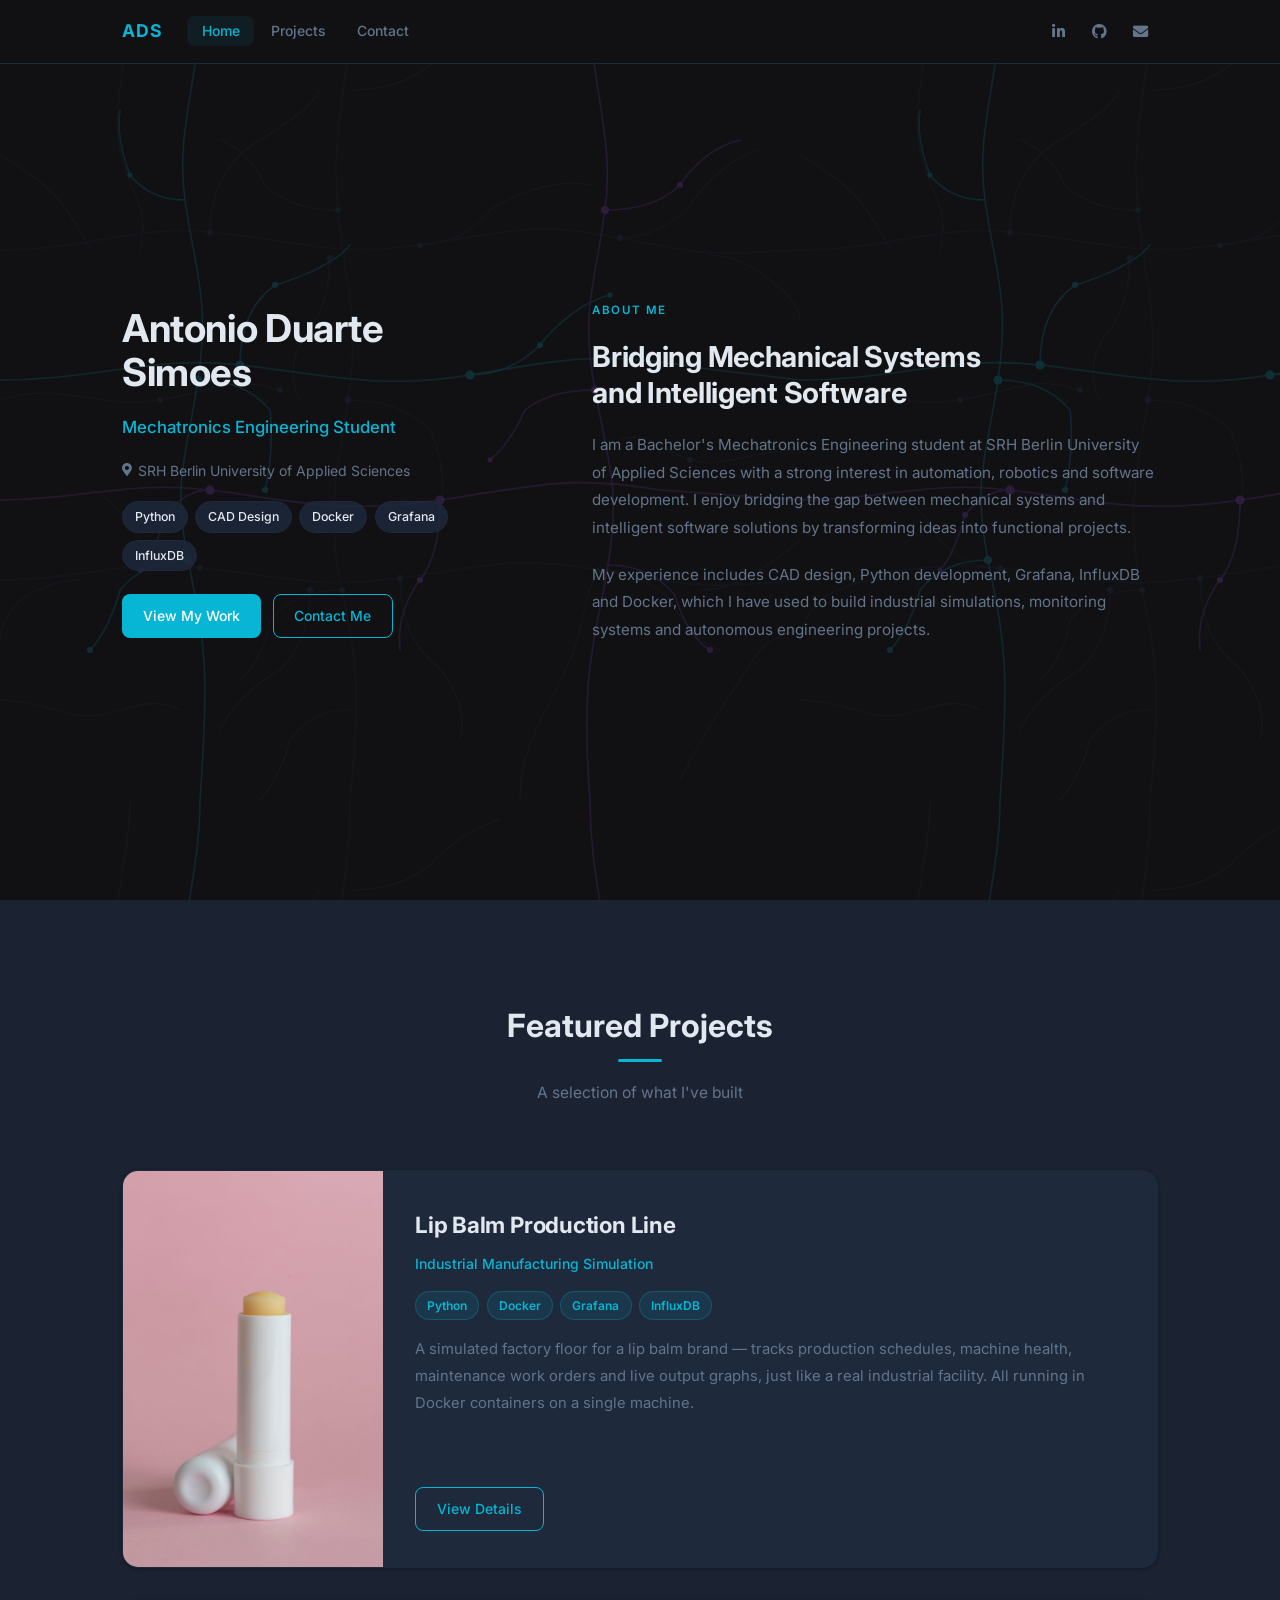
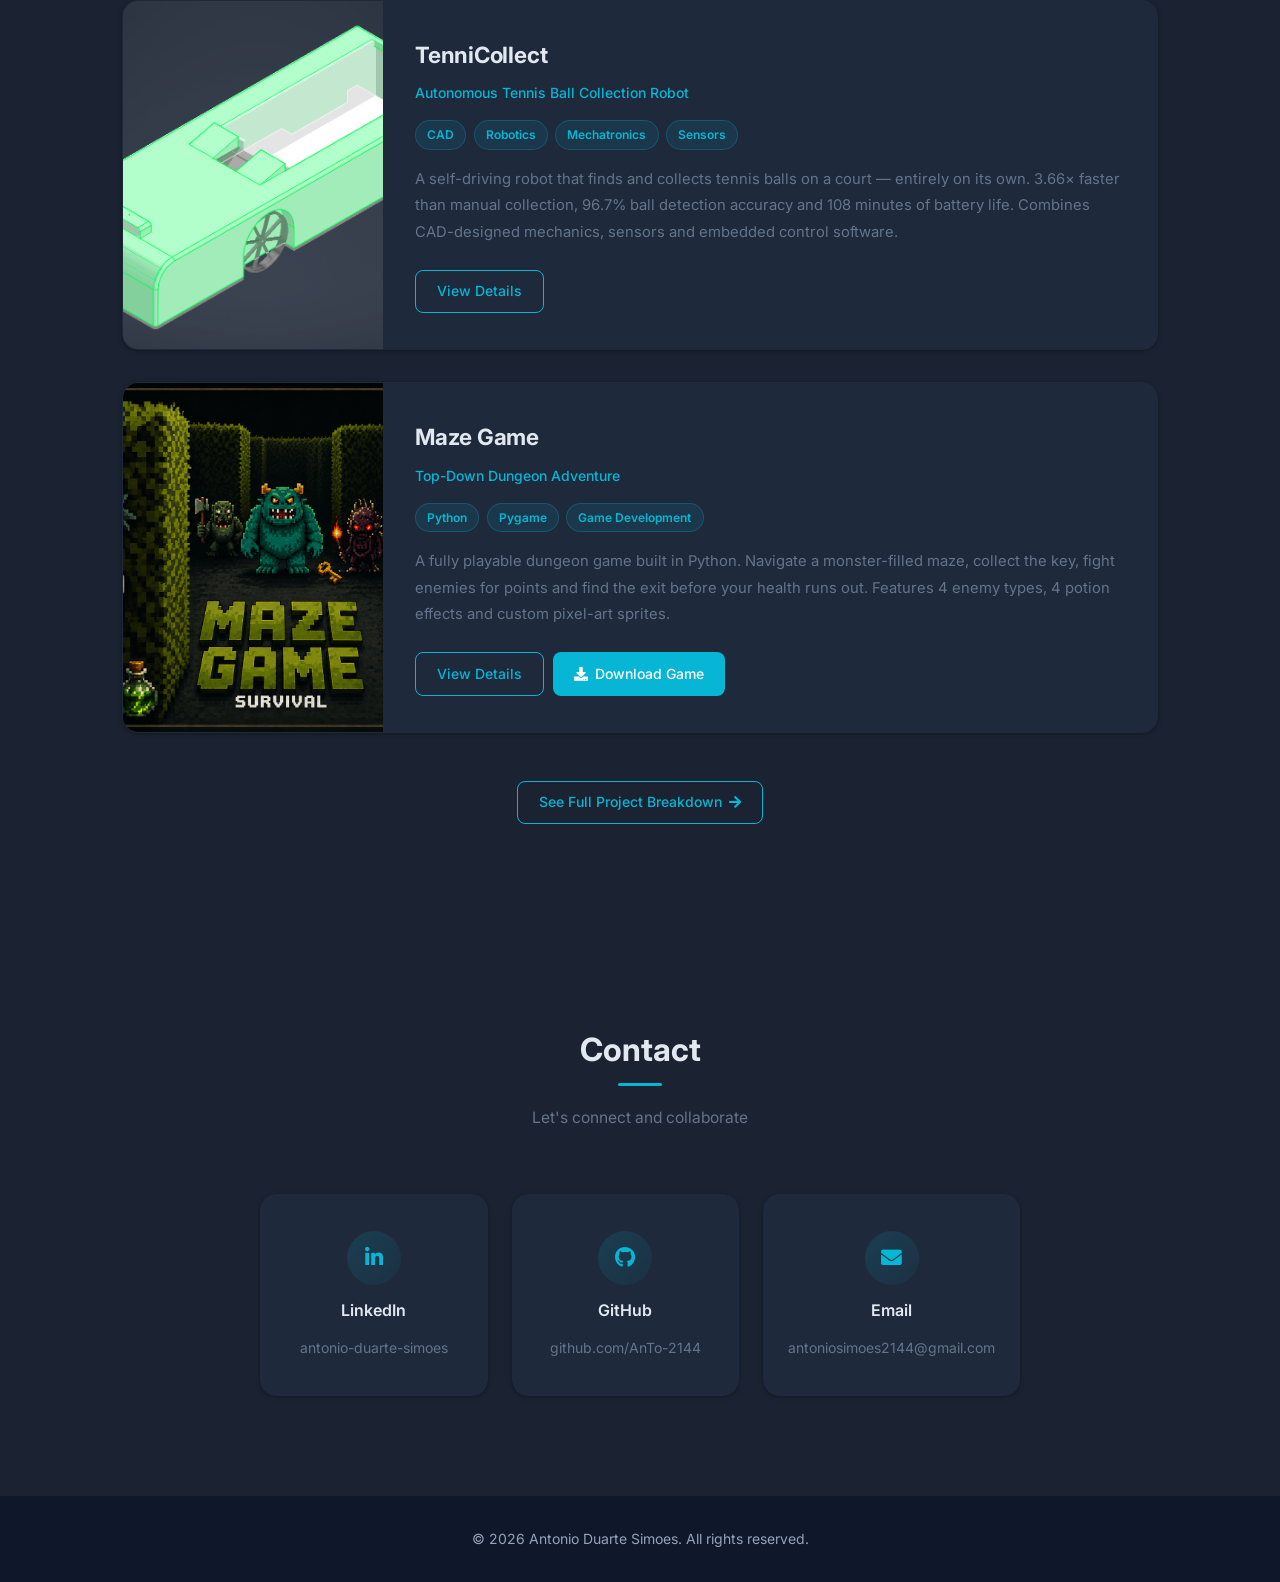
<file: index.html>
<!DOCTYPE HTML>
<html lang="en">
<head>
  <meta charset="utf-8" />
  <meta name="viewport" content="width=device-width, initial-scale=1, user-scalable=no" />
  <title>Antonio Simoes | Mechatronics Engineering</title>

  <!-- Icons -->
  <link rel="stylesheet" href="assets/css/fontawesome-all.min.css" />

  <!-- Google Fonts: Inter -->
  <link rel="preconnect" href="https://fonts.googleapis.com" />
  <link rel="preconnect" href="https://fonts.gstatic.com" crossorigin />
  <link rel="stylesheet" href="https://fonts.googleapis.com/css2?family=Inter:wght@300;400;500;600;700&display=swap" />

  <!-- Portfolio styles -->
  <link rel="stylesheet" href="assets/css/portfolio.css" />
</head>
<body>

  <!-- ===================== NAVIGATION ===================== -->
  <nav id="navbar">
    <div class="nav-container">

      <!-- Logo -->
      <a href="#home" class="nav-logo">ADS</a>

      <!-- Nav links -->
      <ul class="nav-links" id="navLinks">
        <li><a href="#home">Home</a></li>
        <li><a href="#featured">Projects</a></li>
        <li><a href="#contact">Contact</a></li>
      </ul>

      <!-- Social icons -->
      <div class="nav-social">
        <a href="https://www.linkedin.com/in/antonio-duarte-simoes-924369396" target="_blank" rel="noopener noreferrer" class="nav-icon" title="LinkedIn" aria-label="LinkedIn">
          <i class="fab fa-linkedin-in"></i>
        </a>
        <a href="https://github.com/AnTo-2144" target="_blank" rel="noopener noreferrer" class="nav-icon" title="GitHub" aria-label="GitHub">
          <i class="fab fa-github"></i>
        </a>
        <a href="mailto:antoniosimoes2144@gmail.com" class="nav-icon" title="Email" aria-label="Email">
          <i class="fas fa-envelope"></i>
        </a>
      </div>

      <!-- Mobile hamburger -->
      <button class="nav-toggle" id="navToggle" aria-label="Toggle menu">
        <i class="fas fa-bars"></i>
      </button>

    </div>
  </nav>

  <!-- ===================== HOME SECTION ===================== -->
  <section id="home">
    <div class="home-container">

      <!-- Left: profile + intro -->
      <div class="home-left fade-in">
        <h1 class="hero-name">Antonio Duarte Simoes</h1>
        <p class="hero-tagline">Mechatronics Engineering Student</p>

        <p class="hero-location">
          <i class="fas fa-map-marker-alt"></i> SRH Berlin University of Applied Sciences
        </p>

        <!-- Skill tags -->
        <div class="skill-tags">
          <span class="tag">Python</span>
          <span class="tag">CAD Design</span>
          <span class="tag">Docker</span>
          <span class="tag">Grafana</span>
          <span class="tag">InfluxDB</span>
        </div>

        <!-- CTA buttons -->
        <div class="hero-cta">
          <a href="projects.html" class="btn btn-primary">View My Work</a>
          <a href="#contact" class="btn btn-outline">Contact Me</a>
        </div>
      </div>

      <!-- Right: About Me -->
      <div class="home-right fade-in delay-1">
        <p class="section-label">About Me</p>
        <h2 class="about-heading">Bridging Mechanical Systems<br />and Intelligent Software</h2>

        <p class="about-text">
          I am a Bachelor's Mechatronics Engineering student at SRH Berlin University of Applied Sciences
          with a strong interest in automation, robotics and software development. I enjoy bridging the gap
          between mechanical systems and intelligent software solutions by transforming ideas into functional
          projects.
        </p>
        <p class="about-text">
          My experience includes CAD design, Python development, Grafana, InfluxDB and Docker, which I
          have used to build industrial simulations, monitoring systems and autonomous engineering projects.
        </p>
      </div>

    </div>
  </section>

  <!-- ===================== FEATURED PROJECTS ===================== -->
  <section id="featured">
    <div class="container">

      <div class="section-header fade-in">
        <h2 class="section-title">Featured Projects</h2>
        <p class="section-subtitle">A selection of what I've built</p>
      </div>

      <!-- Lip Balm Production Line -->
      <div class="project-block fade-in">
        <div class="project-detail-card">
          <div class="project-detail-image has-image">
            <img src="images/lip-balm-6.png" alt="Lip Balm Production Line" />
          </div>
          <div class="project-detail-content">
            <h3 class="project-detail-title">Lip Balm Production Line</h3>
            <p class="project-detail-subtitle">Industrial Manufacturing Simulation</p>
            <div class="tech-tags">
              <span class="tech-tag">Python</span>
              <span class="tech-tag">Docker</span>
              <span class="tech-tag">Grafana</span>
              <span class="tech-tag">InfluxDB</span>
            </div>
            <p class="project-detail-desc">
              A simulated factory floor for a lip balm brand — tracks production schedules, machine health,
              maintenance work orders and live output graphs, just like a real industrial facility. All
              running in Docker containers on a single machine.
            </p>
            <div class="card-actions">
              <a href="projects/lipbalm.html" class="btn btn-outline">View Details</a>
            </div>
          </div>
        </div>
      </div>

      <!-- TenniCollect -->
      <div class="project-block fade-in">
        <div class="project-detail-card">
          <div class="project-detail-image has-image">
            <img src="images/TenniCollect-2.png" alt="TenniCollect autonomous robot" />
          </div>
          <div class="project-detail-content">
            <h3 class="project-detail-title">TenniCollect</h3>
            <p class="project-detail-subtitle">Autonomous Tennis Ball Collection Robot</p>
            <div class="tech-tags">
              <span class="tech-tag">CAD</span>
              <span class="tech-tag">Robotics</span>
              <span class="tech-tag">Mechatronics</span>
              <span class="tech-tag">Sensors</span>
            </div>
            <p class="project-detail-desc">
              A self-driving robot that finds and collects tennis balls on a court — entirely on its own.
              3.66× faster than manual collection, 96.7% ball detection accuracy and 108 minutes of
              battery life. Combines CAD-designed mechanics, sensors and embedded control software.
            </p>
            <div class="card-actions">
              <a href="projects/tennicollect.html" class="btn btn-outline">View Details</a>
            </div>
          </div>
        </div>
      </div>

      <!-- Maze Game -->
      <div class="project-block fade-in">
        <div class="project-detail-card">
          <div class="project-detail-image has-image">
            <img src="images/maze-game-2.png" alt="Maze Game gameplay screenshot" />
          </div>
          <div class="project-detail-content">
            <h3 class="project-detail-title">Maze Game</h3>
            <p class="project-detail-subtitle">Top-Down Dungeon Adventure</p>
            <div class="tech-tags">
              <span class="tech-tag">Python</span>
              <span class="tech-tag">Pygame</span>
              <span class="tech-tag">Game Development</span>
            </div>
            <p class="project-detail-desc">
              A fully playable dungeon game built in Python. Navigate a monster-filled maze, collect the
              key, fight enemies for points and find the exit before your health runs out. Features 4
              enemy types, 4 potion effects and custom pixel-art sprites.
            </p>
            <div class="card-actions">
              <a href="projects/dungeonmaze.html" class="btn btn-outline">View Details</a>
              <a href="downloads/MazeGame.py" download="MazeGame.py" class="btn btn-primary"><i class="fas fa-download"></i> Download Game</a>
            </div>
          </div>
        </div>
      </div>

      <div class="section-cta fade-in">
        <a href="projects.html" class="btn btn-outline">See Full Project Breakdown <i class="fas fa-arrow-right"></i></a>
      </div>

    </div>
  </section>

  <!-- ===================== CONTACT SECTION ===================== -->
  <section id="contact">
    <div class="container">

      <div class="section-header fade-in">
        <h2 class="section-title">Contact</h2>
        <p class="section-subtitle">Let's connect and collaborate</p>
      </div>

      <div class="contact-grid fade-in">

        <a class="contact-card" href="https://www.linkedin.com/in/antonio-duarte-simoes-924369396" target="_blank" rel="noopener noreferrer">
          <div class="contact-icon"><i class="fab fa-linkedin-in"></i></div>
          <h3 class="contact-label">LinkedIn</h3>
          <p class="contact-value">antonio-duarte-simoes</p>
        </a>

        <a class="contact-card" href="https://github.com/AnTo-2144" target="_blank" rel="noopener noreferrer">
          <div class="contact-icon"><i class="fab fa-github"></i></div>
          <h3 class="contact-label">GitHub</h3>
          <p class="contact-value">github.com/AnTo-2144</p>
        </a>

        <a class="contact-card" href="mailto:antoniosimoes2144@gmail.com">
          <div class="contact-icon"><i class="fas fa-envelope"></i></div>
          <h3 class="contact-label">Email</h3>
          <p class="contact-value">antoniosimoes2144@gmail.com</p>
        </a>

      </div>
    </div>
  </section>

  <!-- ===================== FOOTER ===================== -->
  <footer id="footer">
    <div class="footer-container">
      <p>&copy; 2026 Antonio Duarte Simoes. All rights reserved.</p>
    </div>
  </footer>

  <!-- Portfolio JS -->
  <script src="assets/js/portfolio.js"></script>

</body>
</html>
</file>
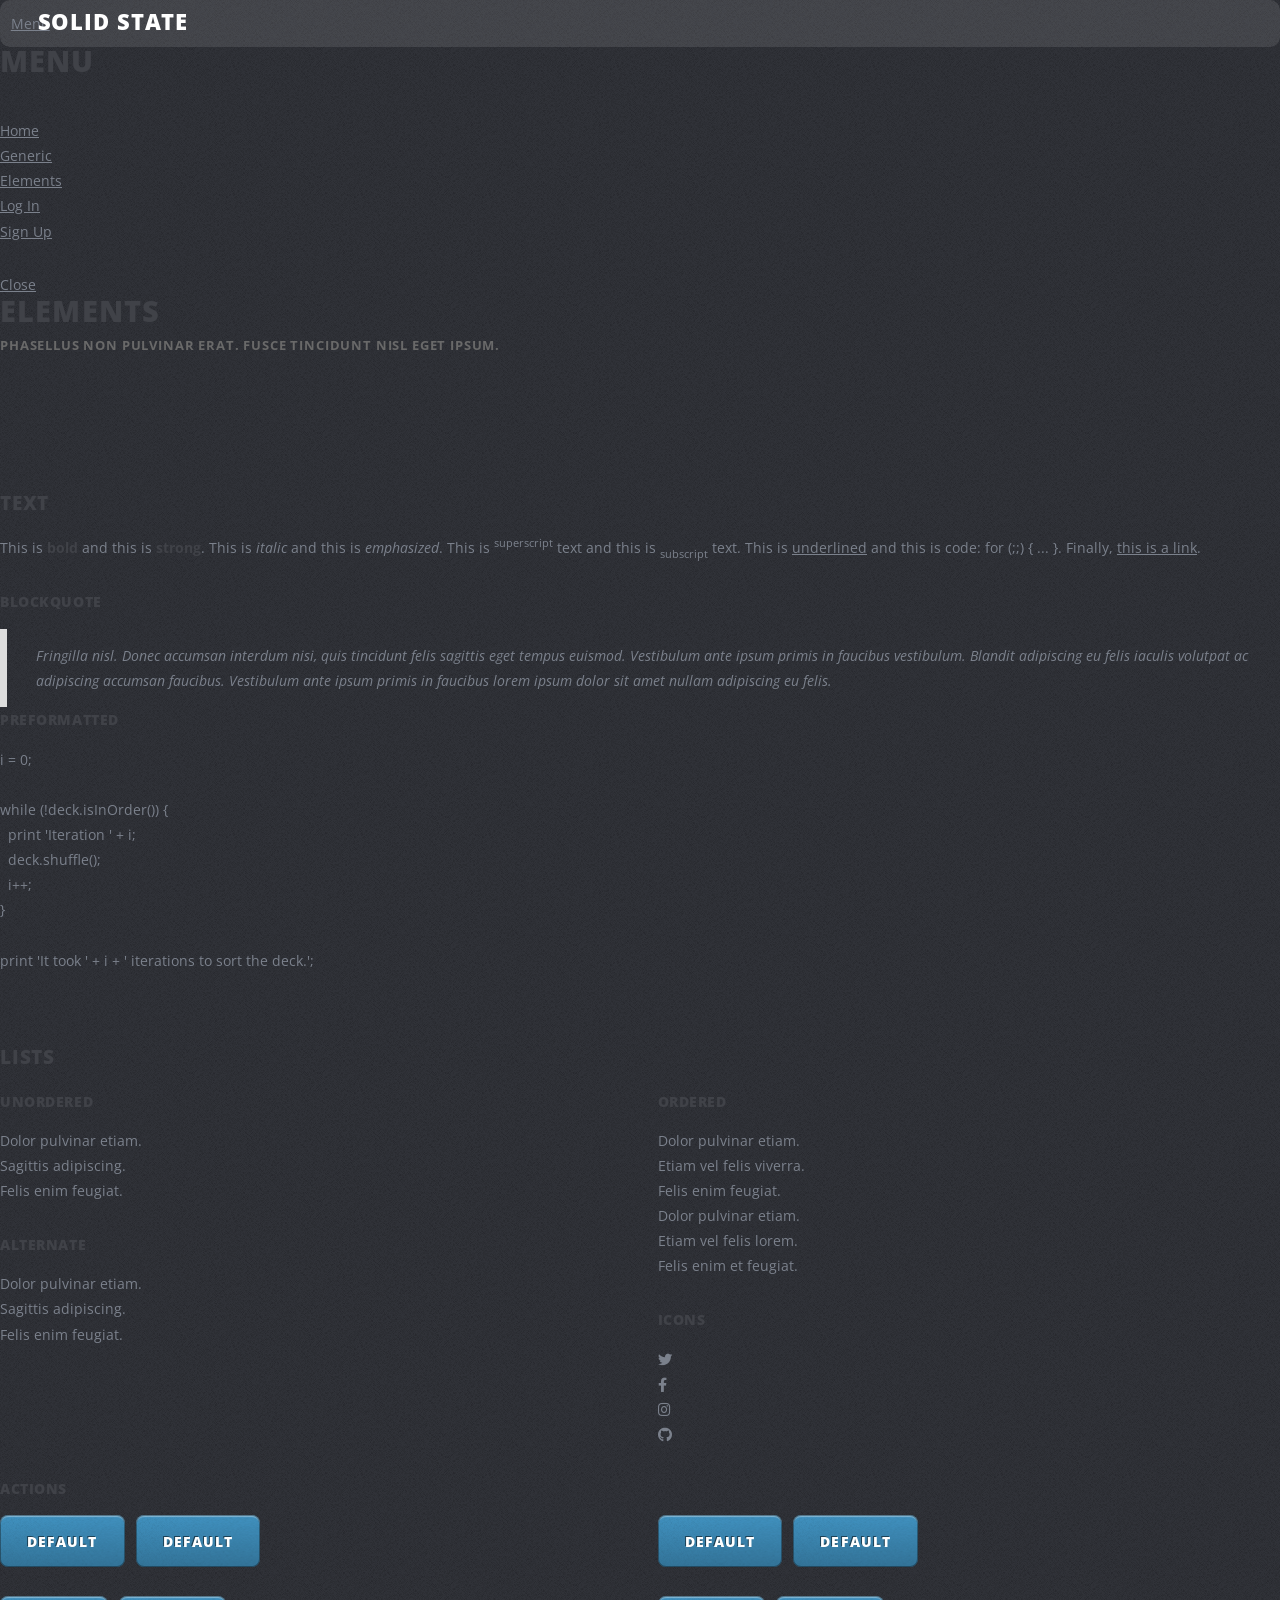
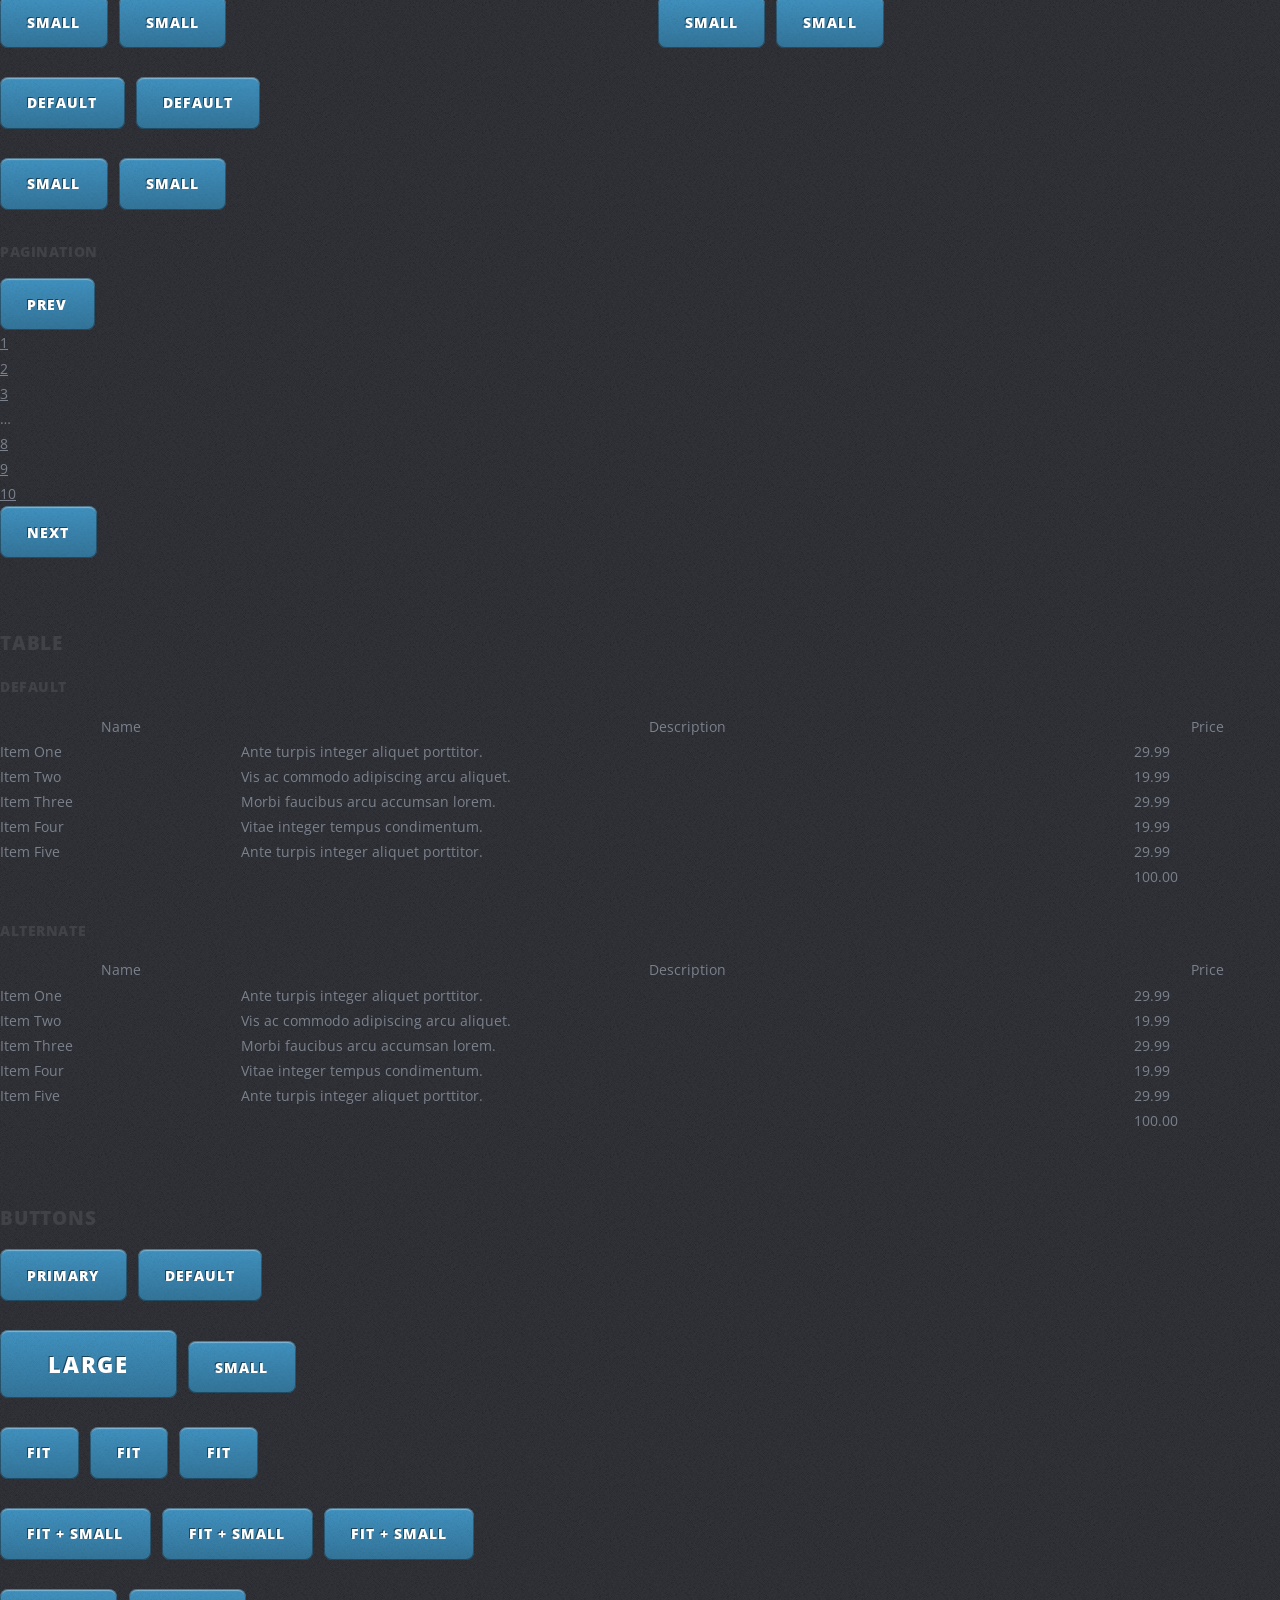
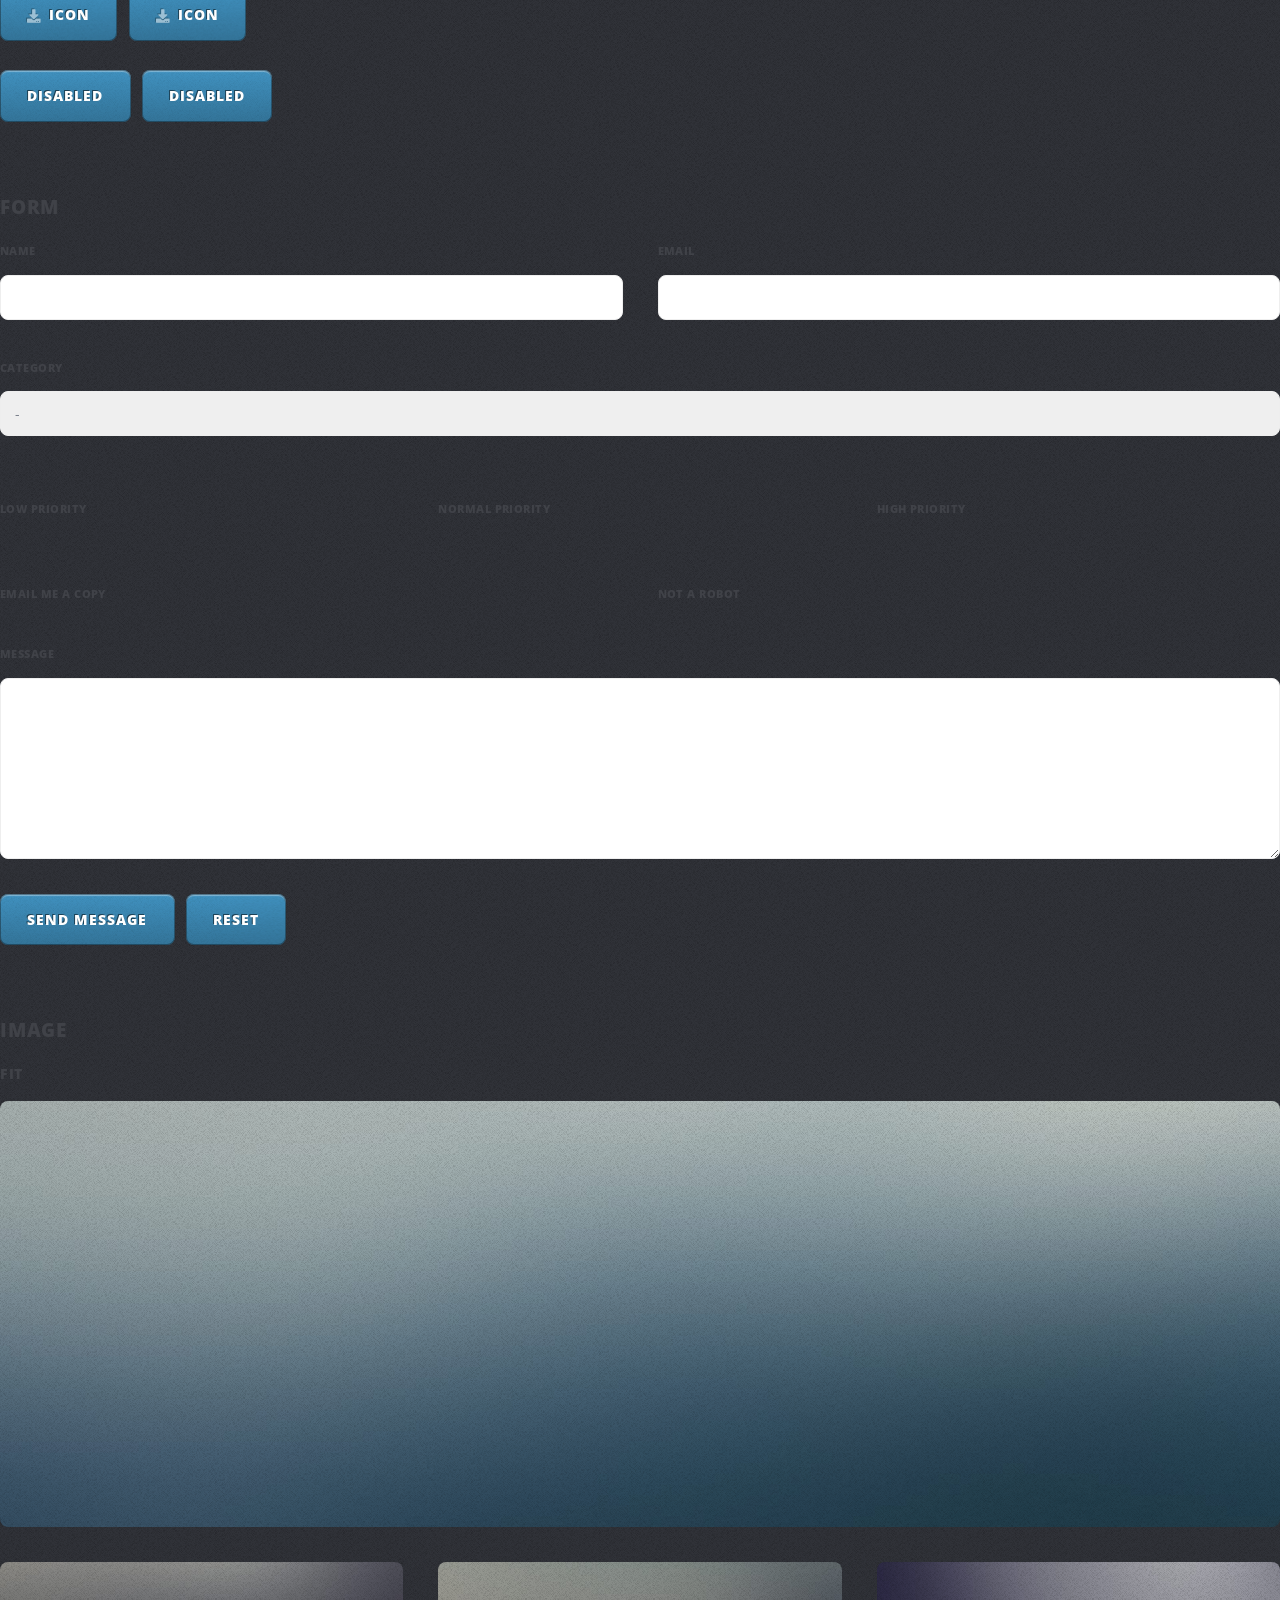
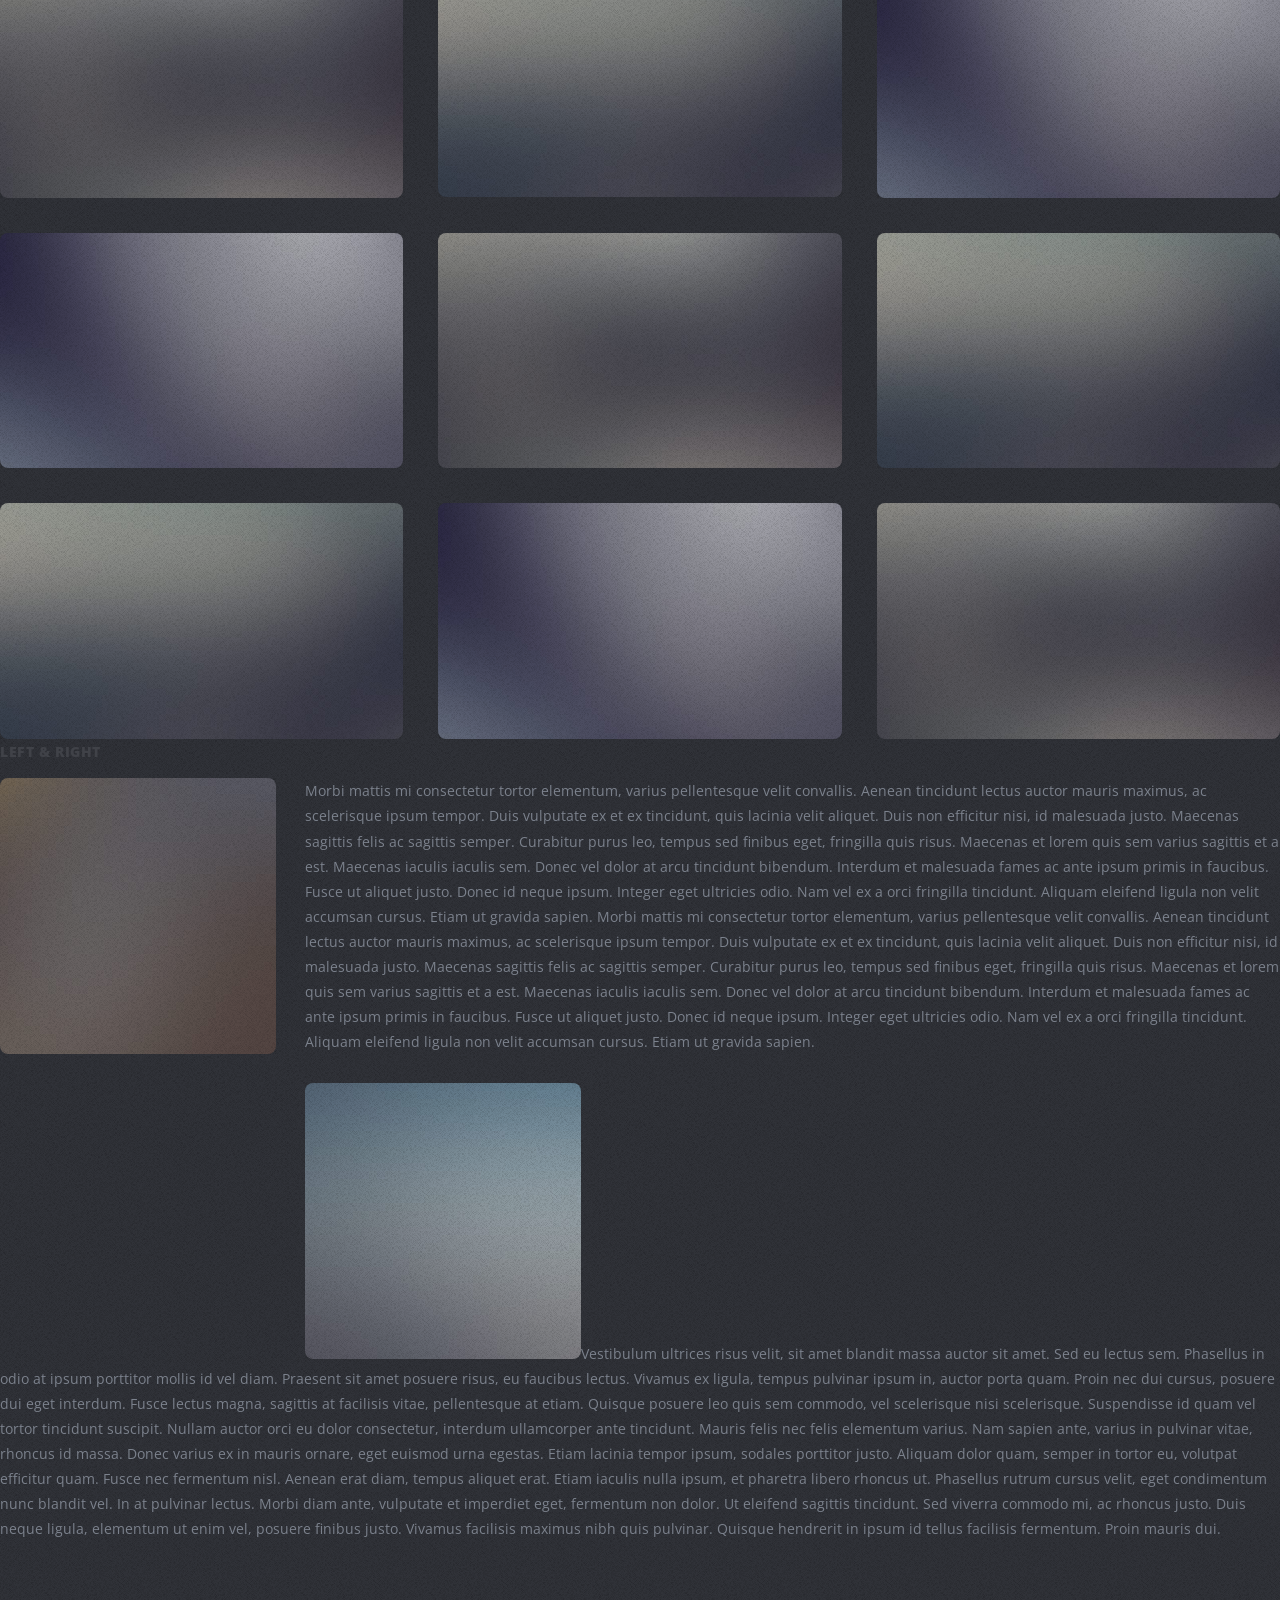
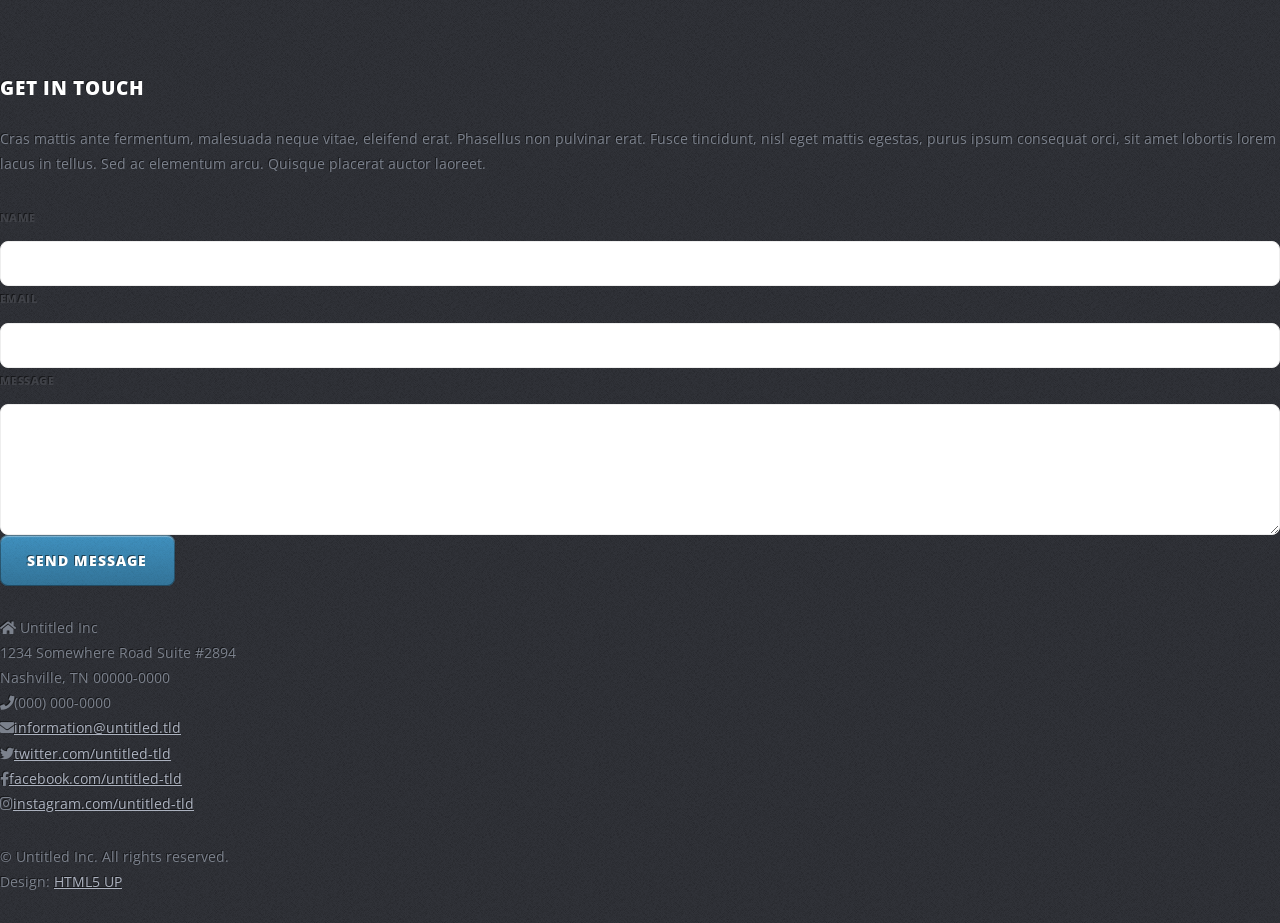
<file: elements.html>
<!DOCTYPE HTML>
<!--
	Solid State by HTML5 UP
	html5up.net | @ajlkn
	Free for personal and commercial use under the CCA 3.0 license (html5up.net/license)
-->
<html>
	<head>
		<title>Elements - Solid State by HTML5 UP</title>
		<meta charset="utf-8" />
		<meta name="viewport" content="width=device-width, initial-scale=1, user-scalable=no" />
		<link rel="stylesheet" href="assets/css/main.css" />
		<noscript><link rel="stylesheet" href="assets/css/noscript.css" /></noscript>
	</head>
	<body class="is-preload">

		<!-- Page Wrapper -->
			<div id="page-wrapper">

				<!-- Header -->
					<header id="header">
						<h1><a href="index.html">Solid State</a></h1>
						<nav>
							<a href="#menu">Menu</a>
						</nav>
					</header>

				<!-- Menu -->
					<nav id="menu">
						<div class="inner">
							<h2>Menu</h2>
							<ul class="links">
								<li><a href="index.html">Home</a></li>
								<li><a href="generic.html">Generic</a></li>
								<li><a href="elements.html">Elements</a></li>
								<li><a href="#">Log In</a></li>
								<li><a href="#">Sign Up</a></li>
							</ul>
							<a href="#" class="close">Close</a>
						</div>
					</nav>

				<!-- Wrapper -->
					<section id="wrapper">
						<header>
							<div class="inner">
								<h2>Elements</h2>
								<p>Phasellus non pulvinar erat. Fusce tincidunt nisl eget ipsum.</p>
							</div>
						</header>

						<!-- Content -->
							<div class="wrapper">
								<div class="inner">

									<section>
										<h3 class="major">Text</h3>
										<p>This is <b>bold</b> and this is <strong>strong</strong>. This is <i>italic</i> and this is <em>emphasized</em>.
										This is <sup>superscript</sup> text and this is <sub>subscript</sub> text.
										This is <u>underlined</u> and this is code: <code>for (;;) { ... }</code>. Finally, <a href="#">this is a link</a>.</p>
										<h4>Blockquote</h4>
										<blockquote>Fringilla nisl. Donec accumsan interdum nisi, quis tincidunt felis sagittis eget tempus euismod. Vestibulum ante ipsum primis in faucibus vestibulum. Blandit adipiscing eu felis iaculis volutpat ac adipiscing accumsan faucibus. Vestibulum ante ipsum primis in faucibus lorem ipsum dolor sit amet nullam adipiscing eu felis.</blockquote>
										<h4>Preformatted</h4>
										<pre><code>i = 0;

while (!deck.isInOrder()) {
  print 'Iteration ' + i;
  deck.shuffle();
  i++;
}

print 'It took ' + i + ' iterations to sort the deck.';</code></pre>
									</section>

									<section>
										<h3 class="major">Lists</h3>
										<div class="row">
											<div class="col-6 col-12-medium">
												<h4>Unordered</h4>
												<ul>
													<li>Dolor pulvinar etiam.</li>
													<li>Sagittis adipiscing.</li>
													<li>Felis enim feugiat.</li>
												</ul>
												<h4>Alternate</h4>
												<ul class="alt">
													<li>Dolor pulvinar etiam.</li>
													<li>Sagittis adipiscing.</li>
													<li>Felis enim feugiat.</li>
												</ul>
											</div>
											<div class="col-6 col-12-medium">
												<h4>Ordered</h4>
												<ol>
													<li>Dolor pulvinar etiam.</li>
													<li>Etiam vel felis viverra.</li>
													<li>Felis enim feugiat.</li>
													<li>Dolor pulvinar etiam.</li>
													<li>Etiam vel felis lorem.</li>
													<li>Felis enim et feugiat.</li>
												</ol>
												<h4>Icons</h4>
												<ul class="icons">
													<li><a href="#" class="icon brands fa-twitter"><span class="label">Twitter</span></a></li>
													<li><a href="#" class="icon brands fa-facebook-f"><span class="label">Facebook</span></a></li>
													<li><a href="#" class="icon brands fa-instagram"><span class="label">Instagram</span></a></li>
													<li><a href="#" class="icon brands fa-github"><span class="label">Github</span></a></li>
												</ul>
											</div>
										</div>
										<h4>Actions</h4>
										<div class="row">
											<div class="col-6 col-12-medium">
												<ul class="actions">
													<li><a href="#" class="button primary">Default</a></li>
													<li><a href="#" class="button">Default</a></li>
												</ul>
												<ul class="actions small">
													<li><a href="#" class="button primary small">Small</a></li>
													<li><a href="#" class="button small">Small</a></li>
												</ul>
												<ul class="actions stacked">
													<li><a href="#" class="button primary">Default</a></li>
													<li><a href="#" class="button">Default</a></li>
												</ul>
												<ul class="actions stacked small">
													<li><a href="#" class="button primary small">Small</a></li>
													<li><a href="#" class="button small">Small</a></li>
												</ul>
											</div>
											<div class="col-6 col-12-medium">
												<ul class="actions stacked">
													<li><a href="#" class="button primary fit">Default</a></li>
													<li><a href="#" class="button fit">Default</a></li>
												</ul>
												<ul class="actions stacked small">
													<li><a href="#" class="button primary small fit">Small</a></li>
													<li><a href="#" class="button small fit">Small</a></li>
												</ul>
											</div>
										</div>
										<h4>Pagination</h4>
										<ul class="pagination">
											<li><span class="button small disabled">Prev</span></li>
											<li><a href="#" class="page active">1</a></li>
											<li><a href="#" class="page">2</a></li>
											<li><a href="#" class="page">3</a></li>
											<li><span>&hellip;</span></li>
											<li><a href="#" class="page">8</a></li>
											<li><a href="#" class="page">9</a></li>
											<li><a href="#" class="page">10</a></li>
											<li><a href="#" class="button small">Next</a></li>
										</ul>
									</section>

									<section>
										<h3 class="major">Table</h3>
										<h4>Default</h4>
										<div class="table-wrapper">
											<table>
												<thead>
													<tr>
														<th>Name</th>
														<th>Description</th>
														<th>Price</th>
													</tr>
												</thead>
												<tbody>
													<tr>
														<td>Item One</td>
														<td>Ante turpis integer aliquet porttitor.</td>
														<td>29.99</td>
													</tr>
													<tr>
														<td>Item Two</td>
														<td>Vis ac commodo adipiscing arcu aliquet.</td>
														<td>19.99</td>
													</tr>
													<tr>
														<td>Item Three</td>
														<td> Morbi faucibus arcu accumsan lorem.</td>
														<td>29.99</td>
													</tr>
													<tr>
														<td>Item Four</td>
														<td>Vitae integer tempus condimentum.</td>
														<td>19.99</td>
													</tr>
													<tr>
														<td>Item Five</td>
														<td>Ante turpis integer aliquet porttitor.</td>
														<td>29.99</td>
													</tr>
												</tbody>
												<tfoot>
													<tr>
														<td colspan="2"></td>
														<td>100.00</td>
													</tr>
												</tfoot>
											</table>
										</div>

										<h4>Alternate</h4>
										<div class="table-wrapper">
											<table class="alt">
												<thead>
													<tr>
														<th>Name</th>
														<th>Description</th>
														<th>Price</th>
													</tr>
												</thead>
												<tbody>
													<tr>
														<td>Item One</td>
														<td>Ante turpis integer aliquet porttitor.</td>
														<td>29.99</td>
													</tr>
													<tr>
														<td>Item Two</td>
														<td>Vis ac commodo adipiscing arcu aliquet.</td>
														<td>19.99</td>
													</tr>
													<tr>
														<td>Item Three</td>
														<td> Morbi faucibus arcu accumsan lorem.</td>
														<td>29.99</td>
													</tr>
													<tr>
														<td>Item Four</td>
														<td>Vitae integer tempus condimentum.</td>
														<td>19.99</td>
													</tr>
													<tr>
														<td>Item Five</td>
														<td>Ante turpis integer aliquet porttitor.</td>
														<td>29.99</td>
													</tr>
												</tbody>
												<tfoot>
													<tr>
														<td colspan="2"></td>
														<td>100.00</td>
													</tr>
												</tfoot>
											</table>
										</div>
									</section>

									<section>
										<h3 class="major">Buttons</h3>
										<ul class="actions">
											<li><a href="#" class="button primary">Primary</a></li>
											<li><a href="#" class="button">Default</a></li>
										</ul>
										<ul class="actions">
											<li><a href="#" class="button large">Large</a></li>
											<li><a href="#" class="button small">Small</a></li>
										</ul>
										<ul class="actions fit">
											<li><a href="#" class="button fit">Fit</a></li>
											<li><a href="#" class="button primary fit">Fit</a></li>
											<li><a href="#" class="button fit">Fit</a></li>
										</ul>
										<ul class="actions fit small">
											<li><a href="#" class="button primary fit small">Fit + Small</a></li>
											<li><a href="#" class="button fit small">Fit + Small</a></li>
											<li><a href="#" class="button primary fit small">Fit + Small</a></li>
										</ul>
										<ul class="actions">
											<li><a href="#" class="button primary icon solid fa-download">Icon</a></li>
											<li><a href="#" class="button icon solid fa-download">Icon</a></li>
										</ul>
										<ul class="actions">
											<li><span class="button primary disabled">Disabled</span></li>
											<li><span class="button disabled">Disabled</span></li>
										</ul>
									</section>

									<section>
										<h3 class="major">Form</h3>
										<form method="post" action="#">
											<div class="row gtr-uniform">
												<div class="col-6 col-12-xsmall">
													<label for="demo-name">Name</label>
													<input type="text" name="demo-name" id="demo-name" value="" />
												</div>
												<div class="col-6 col-12-xsmall">
													<label for="demo-email">Email</label>
													<input type="email" name="demo-email" id="demo-email" value="" />
												</div>
												<div class="col-12">
													<label for="demo-category">Category</label>
													<select name="demo-category" id="demo-category">
														<option value="">-</option>
														<option value="1">Manufacturing</option>
														<option value="1">Shipping</option>
														<option value="1">Administration</option>
														<option value="1">Human Resources</option>
													</select>
												</div>
												<div class="col-4 col-12-small">
													<input type="radio" id="demo-priority-low" name="demo-priority" checked>
													<label for="demo-priority-low">Low Priority</label>
												</div>
												<div class="col-4 col-12-small">
													<input type="radio" id="demo-priority-normal" name="demo-priority">
													<label for="demo-priority-normal">Normal Priority</label>
												</div>
												<div class="col-4 col-12-small">
													<input type="radio" id="demo-priority-high" name="demo-priority">
													<label for="demo-priority-high">High Priority</label>
												</div>
												<div class="col-6 col-12-small">
													<input type="checkbox" id="demo-copy" name="demo-copy">
													<label for="demo-copy">Email me a copy</label>
												</div>
												<div class="col-6 col-12-small">
													<input type="checkbox" id="demo-human" name="demo-human" checked>
													<label for="demo-human">Not a robot</label>
												</div>
												<div class="col-12">
													<label for="demo-message">Message</label>
													<textarea name="demo-message" id="demo-message" rows="6"></textarea>
												</div>
												<div class="col-12">
													<ul class="actions">
														<li><input type="submit" value="Send Message" class="primary" /></li>
														<li><input type="reset" value="Reset" /></li>
													</ul>
												</div>
											</div>
										</form>
									</section>

									<section>
										<h3 class="major">Image</h3>
										<h4>Fit</h4>
										<div class="box alt">
											<div class="row gtr-uniform">
												<div class="col-12"><span class="image fit"><img src="images/pic08.jpg" alt="" /></span></div>
												<div class="col-4"><span class="image fit"><img src="images/pic05.jpg" alt="" /></span></div>
												<div class="col-4"><span class="image fit"><img src="images/pic06.jpg" alt="" /></span></div>
												<div class="col-4"><span class="image fit"><img src="images/pic07.jpg" alt="" /></span></div>
												<div class="col-4"><span class="image fit"><img src="images/pic07.jpg" alt="" /></span></div>
												<div class="col-4"><span class="image fit"><img src="images/pic05.jpg" alt="" /></span></div>
												<div class="col-4"><span class="image fit"><img src="images/pic06.jpg" alt="" /></span></div>
												<div class="col-4"><span class="image fit"><img src="images/pic06.jpg" alt="" /></span></div>
												<div class="col-4"><span class="image fit"><img src="images/pic07.jpg" alt="" /></span></div>
												<div class="col-4"><span class="image fit"><img src="images/pic05.jpg" alt="" /></span></div>
											</div>
										</div>
										<h4>Left &amp; Right</h4>
										<p><span class="image left"><img src="images/pic01.jpg" alt="" /></span>Morbi mattis mi consectetur tortor elementum, varius pellentesque velit convallis. Aenean tincidunt lectus auctor mauris maximus, ac scelerisque ipsum tempor. Duis vulputate ex et ex tincidunt, quis lacinia velit aliquet. Duis non efficitur nisi, id malesuada justo. Maecenas sagittis felis ac sagittis semper. Curabitur purus leo, tempus sed finibus eget, fringilla quis risus. Maecenas et lorem quis sem varius sagittis et a est. Maecenas iaculis iaculis sem. Donec vel dolor at arcu tincidunt bibendum. Interdum et malesuada fames ac ante ipsum primis in faucibus. Fusce ut aliquet justo. Donec id neque ipsum. Integer eget ultricies odio. Nam vel ex a orci fringilla tincidunt. Aliquam eleifend ligula non velit accumsan cursus. Etiam ut gravida sapien. Morbi mattis mi consectetur tortor elementum, varius pellentesque velit convallis. Aenean tincidunt lectus auctor mauris maximus, ac scelerisque ipsum tempor. Duis vulputate ex et ex tincidunt, quis lacinia velit aliquet. Duis non efficitur nisi, id malesuada justo. Maecenas sagittis felis ac sagittis semper. Curabitur purus leo, tempus sed finibus eget, fringilla quis risus. Maecenas et lorem quis sem varius sagittis et a est. Maecenas iaculis iaculis sem. Donec vel dolor at arcu tincidunt bibendum. Interdum et malesuada fames ac ante ipsum primis in faucibus. Fusce ut aliquet justo. Donec id neque ipsum. Integer eget ultricies odio. Nam vel ex a orci fringilla tincidunt. Aliquam eleifend ligula non velit accumsan cursus. Etiam ut gravida sapien.</p>
										<p><span class="image right"><img src="images/pic02.jpg" alt="" /></span>Vestibulum ultrices risus velit, sit amet blandit massa auctor sit amet. Sed eu lectus sem. Phasellus in odio at ipsum porttitor mollis id vel diam. Praesent sit amet posuere risus, eu faucibus lectus. Vivamus ex ligula, tempus pulvinar ipsum in, auctor porta quam. Proin nec dui cursus, posuere dui eget interdum. Fusce lectus magna, sagittis at facilisis vitae, pellentesque at etiam. Quisque posuere leo quis sem commodo, vel scelerisque nisi scelerisque. Suspendisse id quam vel tortor tincidunt suscipit. Nullam auctor orci eu dolor consectetur, interdum ullamcorper ante tincidunt. Mauris felis nec felis elementum varius. Nam sapien ante, varius in pulvinar vitae, rhoncus id massa. Donec varius ex in mauris ornare, eget euismod urna egestas. Etiam lacinia tempor ipsum, sodales porttitor justo. Aliquam dolor quam, semper in tortor eu, volutpat efficitur quam. Fusce nec fermentum nisl. Aenean erat diam, tempus aliquet erat. Etiam iaculis nulla ipsum, et pharetra libero rhoncus ut. Phasellus rutrum cursus velit, eget condimentum nunc blandit vel. In at pulvinar lectus. Morbi diam ante, vulputate et imperdiet eget, fermentum non dolor. Ut eleifend sagittis tincidunt. Sed viverra commodo mi, ac rhoncus justo. Duis neque ligula, elementum ut enim vel, posuere finibus justo. Vivamus facilisis maximus nibh quis pulvinar. Quisque hendrerit in ipsum id tellus facilisis fermentum. Proin mauris dui.</p>
									</section>

								</div>
							</div>

					</section>

				<!-- Footer -->
					<section id="footer">
						<div class="inner">
							<h2 class="major">Get in touch</h2>
							<p>Cras mattis ante fermentum, malesuada neque vitae, eleifend erat. Phasellus non pulvinar erat. Fusce tincidunt, nisl eget mattis egestas, purus ipsum consequat orci, sit amet lobortis lorem lacus in tellus. Sed ac elementum arcu. Quisque placerat auctor laoreet.</p>
							<form method="post" action="#">
								<div class="fields">
									<div class="field">
										<label for="name">Name</label>
										<input type="text" name="name" id="name" />
									</div>
									<div class="field">
										<label for="email">Email</label>
										<input type="email" name="email" id="email" />
									</div>
									<div class="field">
										<label for="message">Message</label>
										<textarea name="message" id="message" rows="4"></textarea>
									</div>
								</div>
								<ul class="actions">
									<li><input type="submit" value="Send Message" /></li>
								</ul>
							</form>
							<ul class="contact">
								<li class="icon solid fa-home">
									Untitled Inc<br />
									1234 Somewhere Road Suite #2894<br />
									Nashville, TN 00000-0000
								</li>
								<li class="icon solid fa-phone">(000) 000-0000</li>
								<li class="icon solid fa-envelope"><a href="#">information@untitled.tld</a></li>
								<li class="icon brands fa-twitter"><a href="#">twitter.com/untitled-tld</a></li>
								<li class="icon brands fa-facebook-f"><a href="#">facebook.com/untitled-tld</a></li>
								<li class="icon brands fa-instagram"><a href="#">instagram.com/untitled-tld</a></li>
							</ul>
							<ul class="copyright">
								<li>&copy; Untitled Inc. All rights reserved.</li><li>Design: <a href="http://html5up.net">HTML5 UP</a></li>
							</ul>
						</div>
					</section>

			</div>

		<!-- Scripts -->
			<script src="assets/js/jquery.min.js"></script>
			<script src="assets/js/jquery.scrollex.min.js"></script>
			<script src="assets/js/browser.min.js"></script>
			<script src="assets/js/breakpoints.min.js"></script>
			<script src="assets/js/util.js"></script>
			<script src="assets/js/main.js"></script>

	</body>
</html>
</file>
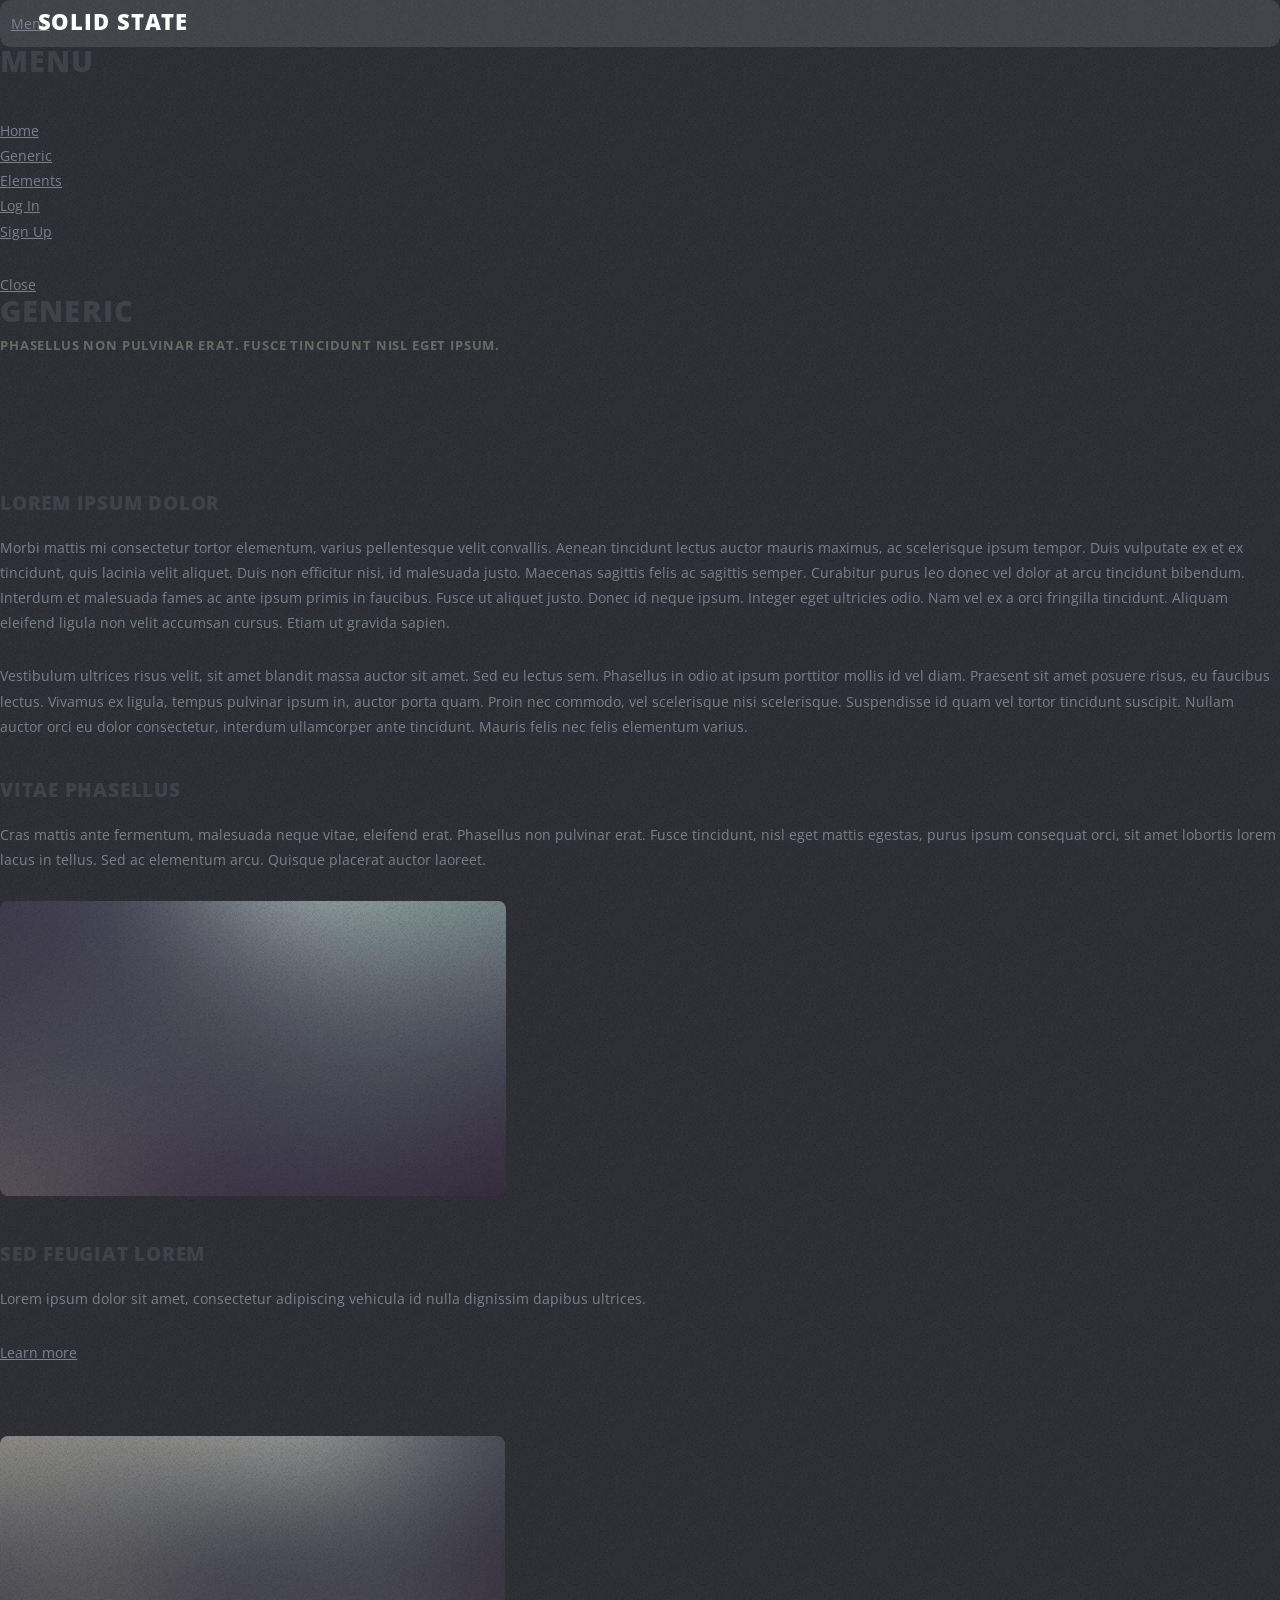
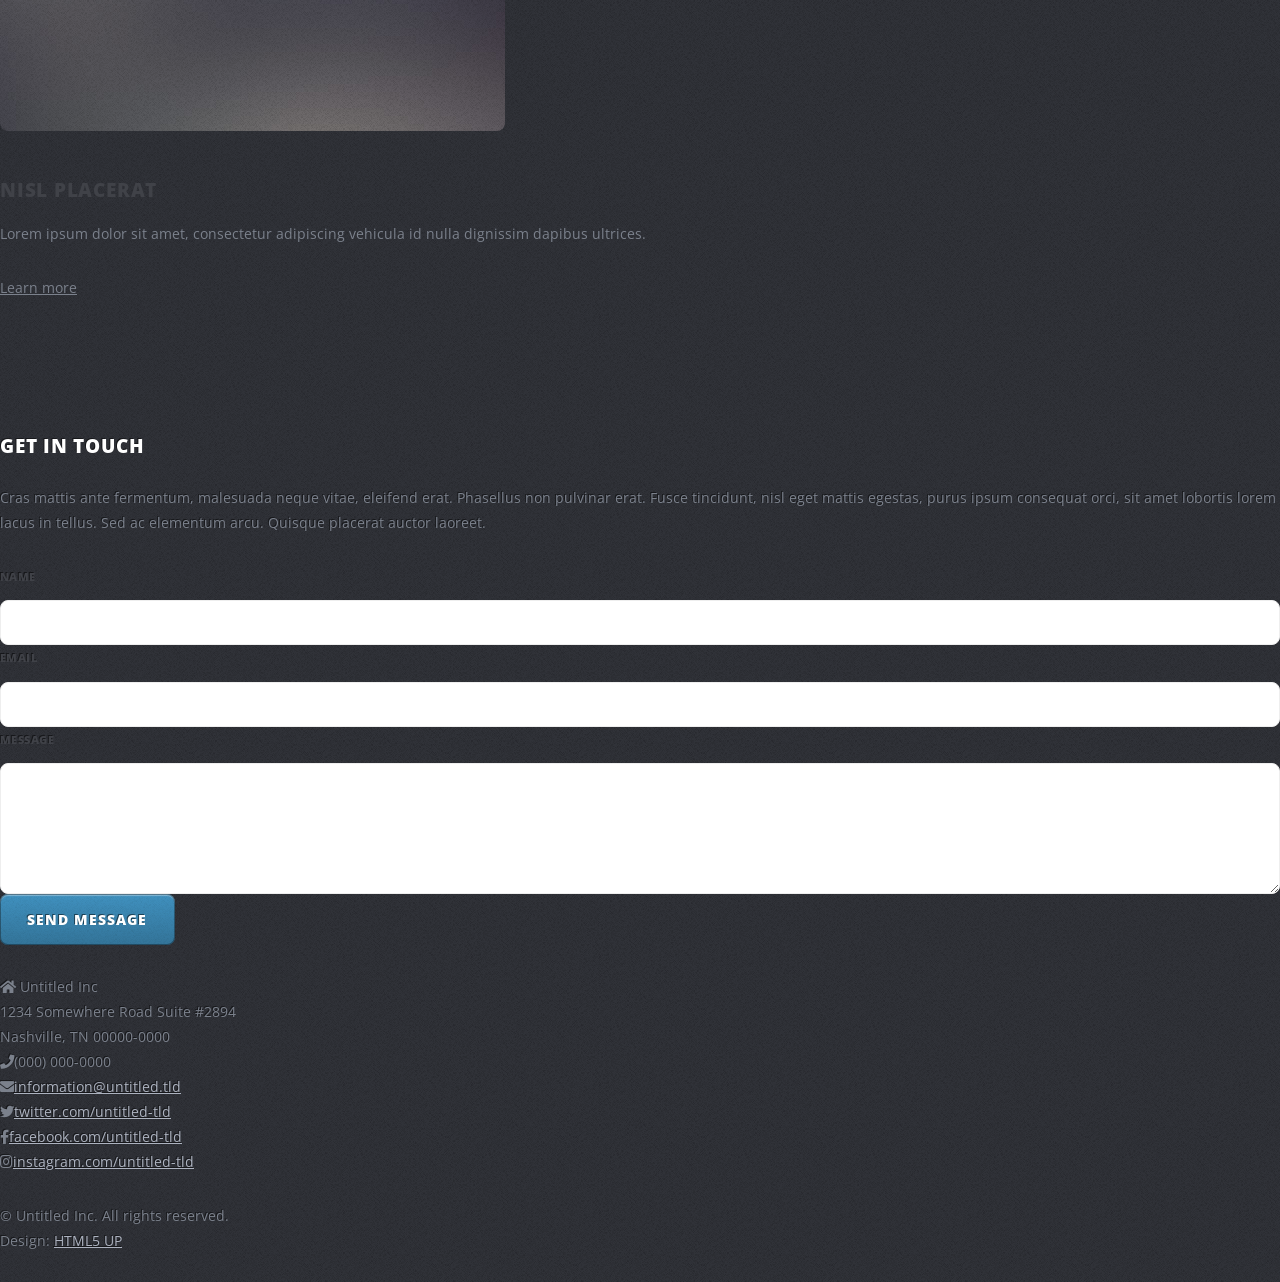
<file: generic.html>
<!DOCTYPE HTML>
<!--
	Solid State by HTML5 UP
	html5up.net | @ajlkn
	Free for personal and commercial use under the CCA 3.0 license (html5up.net/license)
-->
<html>
	<head>
		<title>Generic - Solid State by HTML5 UP</title>
		<meta charset="utf-8" />
		<meta name="viewport" content="width=device-width, initial-scale=1, user-scalable=no" />
		<link rel="stylesheet" href="assets/css/main.css" />
		<noscript><link rel="stylesheet" href="assets/css/noscript.css" /></noscript>
	</head>
	<body class="is-preload">

		<!-- Page Wrapper -->
			<div id="page-wrapper">

				<!-- Header -->
					<header id="header">
						<h1><a href="index.html">Solid State</a></h1>
						<nav>
							<a href="#menu">Menu</a>
						</nav>
					</header>

				<!-- Menu -->
					<nav id="menu">
						<div class="inner">
							<h2>Menu</h2>
							<ul class="links">
								<li><a href="index.html">Home</a></li>
								<li><a href="generic.html">Generic</a></li>
								<li><a href="elements.html">Elements</a></li>
								<li><a href="#">Log In</a></li>
								<li><a href="#">Sign Up</a></li>
							</ul>
							<a href="#" class="close">Close</a>
						</div>
					</nav>

				<!-- Wrapper -->
					<section id="wrapper">
						<header>
							<div class="inner">
								<h2>Generic</h2>
								<p>Phasellus non pulvinar erat. Fusce tincidunt nisl eget ipsum.</p>
							</div>
						</header>

						<!-- Content -->
							<div class="wrapper">
								<div class="inner">

									<h3 class="major">Lorem ipsum dolor</h3>
									<p>Morbi mattis mi consectetur tortor elementum, varius pellentesque velit convallis. Aenean tincidunt lectus auctor mauris maximus, ac scelerisque ipsum tempor. Duis vulputate ex et ex tincidunt, quis lacinia velit aliquet. Duis non efficitur nisi, id malesuada justo. Maecenas sagittis felis ac sagittis semper. Curabitur purus leo donec vel dolor at arcu tincidunt bibendum. Interdum et malesuada fames ac ante ipsum primis in faucibus. Fusce ut aliquet justo. Donec id neque ipsum. Integer eget ultricies odio. Nam vel ex a orci fringilla tincidunt. Aliquam eleifend ligula non velit accumsan cursus. Etiam ut gravida sapien.</p>

									<p>Vestibulum ultrices risus velit, sit amet blandit massa auctor sit amet. Sed eu lectus sem. Phasellus in odio at ipsum porttitor mollis id vel diam. Praesent sit amet posuere risus, eu faucibus lectus. Vivamus ex ligula, tempus pulvinar ipsum in, auctor porta quam. Proin nec commodo, vel scelerisque nisi scelerisque. Suspendisse id quam vel tortor tincidunt suscipit. Nullam auctor orci eu dolor consectetur, interdum ullamcorper ante tincidunt. Mauris felis nec felis elementum varius.</p>

									<h3 class="major">Vitae phasellus</h3>
									<p>Cras mattis ante fermentum, malesuada neque vitae, eleifend erat. Phasellus non pulvinar erat. Fusce tincidunt, nisl eget mattis egestas, purus ipsum consequat orci, sit amet lobortis lorem lacus in tellus. Sed ac elementum arcu. Quisque placerat auctor laoreet.</p>

									<section class="features">
										<article>
											<a href="#" class="image"><img src="images/pic04.jpg" alt="" /></a>
											<h3 class="major">Sed feugiat lorem</h3>
											<p>Lorem ipsum dolor sit amet, consectetur adipiscing vehicula id nulla dignissim dapibus ultrices.</p>
											<a href="#" class="special">Learn more</a>
										</article>
										<article>
											<a href="#" class="image"><img src="images/pic05.jpg" alt="" /></a>
											<h3 class="major">Nisl placerat</h3>
											<p>Lorem ipsum dolor sit amet, consectetur adipiscing vehicula id nulla dignissim dapibus ultrices.</p>
											<a href="#" class="special">Learn more</a>
										</article>
									</section>

								</div>
							</div>

					</section>

				<!-- Footer -->
					<section id="footer">
						<div class="inner">
							<h2 class="major">Get in touch</h2>
							<p>Cras mattis ante fermentum, malesuada neque vitae, eleifend erat. Phasellus non pulvinar erat. Fusce tincidunt, nisl eget mattis egestas, purus ipsum consequat orci, sit amet lobortis lorem lacus in tellus. Sed ac elementum arcu. Quisque placerat auctor laoreet.</p>
							<form method="post" action="#">
								<div class="fields">
									<div class="field">
										<label for="name">Name</label>
										<input type="text" name="name" id="name" />
									</div>
									<div class="field">
										<label for="email">Email</label>
										<input type="email" name="email" id="email" />
									</div>
									<div class="field">
										<label for="message">Message</label>
										<textarea name="message" id="message" rows="4"></textarea>
									</div>
								</div>
								<ul class="actions">
									<li><input type="submit" value="Send Message" /></li>
								</ul>
							</form>
							<ul class="contact">
								<li class="icon solid fa-home">
									Untitled Inc<br />
									1234 Somewhere Road Suite #2894<br />
									Nashville, TN 00000-0000
								</li>
								<li class="icon solid fa-phone">(000) 000-0000</li>
								<li class="icon solid fa-envelope"><a href="#">information@untitled.tld</a></li>
								<li class="icon brands fa-twitter"><a href="#">twitter.com/untitled-tld</a></li>
								<li class="icon brands fa-facebook-f"><a href="#">facebook.com/untitled-tld</a></li>
								<li class="icon brands fa-instagram"><a href="#">instagram.com/untitled-tld</a></li>
							</ul>
							<ul class="copyright">
								<li>&copy; Untitled Inc. All rights reserved.</li><li>Design: <a href="http://html5up.net">HTML5 UP</a></li>
							</ul>
						</div>
					</section>

			</div>

		<!-- Scripts -->
			<script src="assets/js/jquery.min.js"></script>
			<script src="assets/js/jquery.scrollex.min.js"></script>
			<script src="assets/js/browser.min.js"></script>
			<script src="assets/js/breakpoints.min.js"></script>
			<script src="assets/js/util.js"></script>
			<script src="assets/js/main.js"></script>

	</body>
</html>
</file>
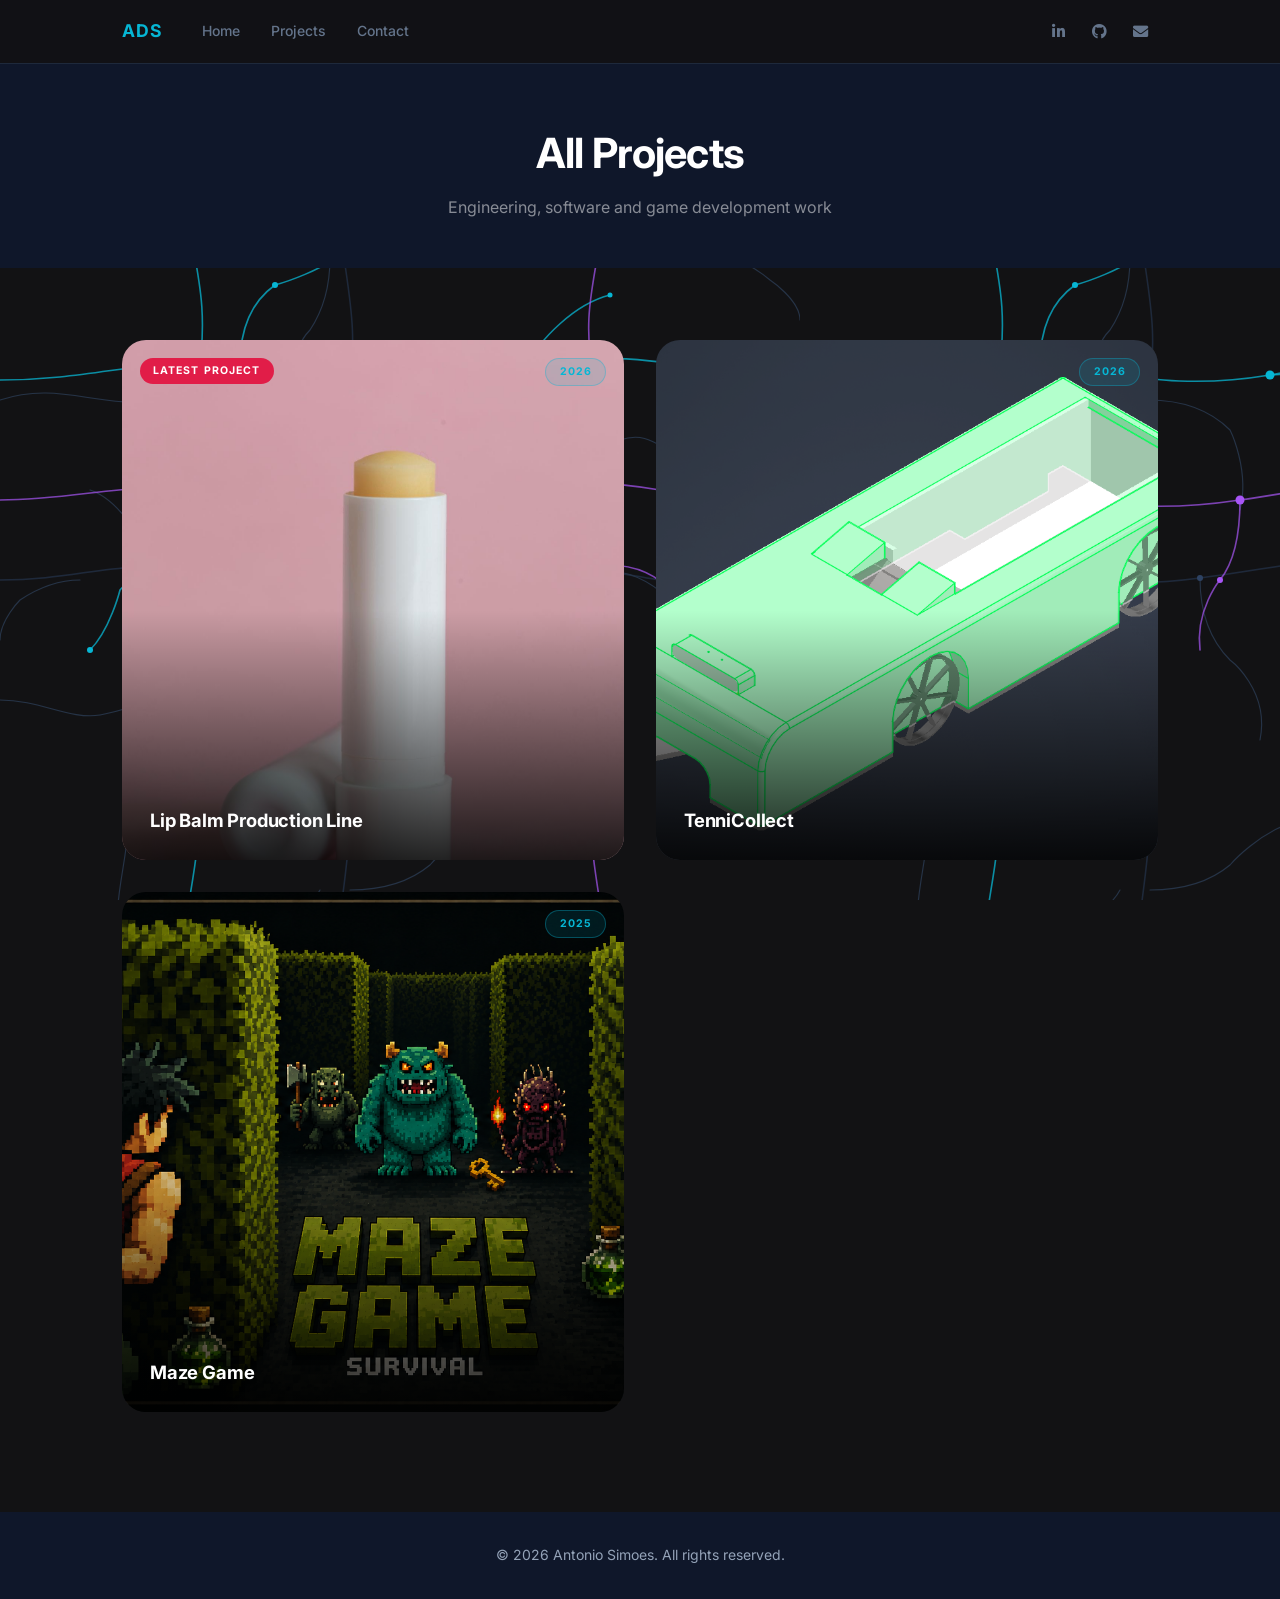
<file: projects.html>
<!DOCTYPE HTML>
<html lang="en">
<head>
  <meta charset="utf-8" />
  <meta name="viewport" content="width=device-width, initial-scale=1, user-scalable=no" />
  <title>Projects | Antonio Simoes</title>
  <link rel="stylesheet" href="assets/css/fontawesome-all.min.css" />
  <link rel="preconnect" href="https://fonts.googleapis.com" />
  <link rel="preconnect" href="https://fonts.gstatic.com" crossorigin />
  <link rel="stylesheet" href="https://fonts.googleapis.com/css2?family=Inter:wght@300;400;500;600;700;800&display=swap" />
  <link rel="stylesheet" href="assets/css/portfolio.css" />
</head>
<body class="projects-page">

  <!-- NAVIGATION -->
  <nav id="navbar">
    <div class="nav-container">
      <a href="index.html" class="nav-logo">ADS</a>
      <ul class="nav-links" id="navLinks">
        <li><a href="index.html">Home</a></li>
        <li><a href="projects.html" class="active">Projects</a></li>
        <li><a href="index.html#contact">Contact</a></li>
      </ul>
      <div class="nav-social">
        <a href="https://www.linkedin.com/in/antonio-duarte-simoes-924369396" target="_blank" rel="noopener noreferrer" class="nav-icon" title="LinkedIn" aria-label="LinkedIn"><i class="fab fa-linkedin-in"></i></a>
        <a href="https://github.com/AnTo-2144" target="_blank" rel="noopener noreferrer" class="nav-icon" title="GitHub" aria-label="GitHub"><i class="fab fa-github"></i></a>
        <a href="mailto:antoniosimoes2144@gmail.com" class="nav-icon" title="Email" aria-label="Email"><i class="fas fa-envelope"></i></a>
      </div>
      <button class="nav-toggle" id="navToggle" aria-label="Toggle menu">
        <i class="fas fa-bars"></i>
      </button>
    </div>
  </nav>

  <!-- PAGE HEADER -->
  <div class="projects-page-header">
    <div class="container">
      <h1 class="projects-page-title">All Projects</h1>
      <p class="projects-page-subtitle">Engineering, software and game development work</p>
    </div>
  </div>

  <!-- PROJECTS GRID -->
  <section id="projects">
    <div class="container">
      <div class="showcase-grid">

        <!-- Lip Balm Production Line -->
        <a href="projects/lipbalm.html" class="showcase-card fade-in">
          <span class="showcase-badge">Latest Project</span>
          <span class="showcase-badge-year">2026</span>
          <img class="sc-img" src="images/lip-balm-6.png" alt="Lip Balm Production Line" />
          <div class="sc-overlay">
            <span class="sc-name">Lip Balm Production Line</span>
            <div class="sc-details">
              <p class="sc-tags">Python · Docker · Grafana · InfluxDB</p>
              <h2 class="sc-title">Lip Balm Production Line</h2>
              <p class="sc-desc">A simulated factory floor tracking production, machine health and maintenance — all containerised in Docker.</p>
              <span class="sc-link">View Project <i class="fas fa-arrow-right"></i></span>
            </div>
          </div>
        </a>

        <!-- TenniCollect -->
        <a href="projects/tennicollect.html" class="showcase-card fade-in delay-1">
          <span class="showcase-badge-year">2026</span>
          <img class="sc-img" src="images/TenniCollect-2.png" alt="TenniCollect Robot" />
          <div class="sc-overlay">
            <span class="sc-name">TenniCollect</span>
            <div class="sc-details">
              <p class="sc-tags">CAD · Robotics · Mechatronics · Sensors</p>
              <h2 class="sc-title">TenniCollect</h2>
              <p class="sc-desc">A self-driving robot that collects tennis balls autonomously — 3.66× faster than manual, 96.7% accuracy.</p>
              <span class="sc-link">View Project <i class="fas fa-arrow-right"></i></span>
            </div>
          </div>
        </a>

        <!-- Maze Game -->
        <div class="showcase-card fade-in delay-2" onclick="window.location.href='projects/dungeonmaze.html'" style="cursor:pointer;">
          <span class="showcase-badge-year">2025</span>
          <img class="sc-img" src="images/maze-game-2.png" alt="Maze Game" />
          <div class="sc-overlay">
            <span class="sc-name">Maze Game</span>
            <div class="sc-details">
              <p class="sc-tags">Python · Pygame · Game Development</p>
              <h2 class="sc-title">Maze Game</h2>
              <p class="sc-desc">Navigate a monster-filled dungeon, collect the key and escape alive. 4 enemy types and custom pixel-art sprites.</p>
              <div class="sc-footer">
                <span class="sc-link">View Project <i class="fas fa-arrow-right"></i></span>
                <a href="downloads/MazeGame.py" download="MazeGame.py" class="sc-download" onclick="event.stopPropagation()">
                  <i class="fas fa-download"></i> Download
                </a>
              </div>
            </div>
          </div>
        </div>

      </div>
    </div>
  </section>

  <!-- FOOTER -->
  <footer id="footer">
    <div class="footer-container">
      <p>&copy; 2026 Antonio Simoes. All rights reserved.</p>
    </div>
  </footer>

  <script src="assets/js/portfolio.js"></script>
</body>
</html>
</file>
<file: assets/css/portfolio.css>
/* ============================================================
   PORTFOLIO.CSS — Antonio Simoes Personal Portfolio
   ============================================================ */

/* --- CSS Variables --- */
:root {
  --color-bg:           transparent;
  --color-bg-alt:       rgba(30, 41, 59, 0.80);
  --color-bg-dark:      #0f172a;
  --color-primary:      #06B6D4;
  --color-primary-dark: #0891B2;
  --color-accent:       #A855F7;
  --color-text:         #E2E8F0;
  --color-text-muted:   #64748B;
  --color-border:       #1E293B;
  --color-card:         #1E293B;
  --color-icon-bg:      rgba(6, 182, 212, 0.10);
  --color-icon-text:    #06B6D4;
  --shadow-sm:  0 1px 4px rgba(0, 0, 0, 0.35);
  --shadow-md:  0 4px 20px rgba(0, 0, 0, 0.45);
  --shadow-lg:  0 8px 40px rgba(0, 0, 0, 0.55);
  --radius-sm:  8px;
  --radius-md:  12px;
  --radius-lg:  16px;
  --radius-xl:  24px;
  --transition: 0.25s ease;
  --nav-height: 64px;
  --font: 'Inter', -apple-system, BlinkMacSystemFont, 'Segoe UI', sans-serif;
}

/* --- Reset --- */
*, *::before, *::after {
  box-sizing: border-box;
  margin: 0;
  padding: 0;
}

html {
  scroll-behavior: smooth;
  background-color: #121214;
  background-image: url('../../images/pcb-pattern.svg');
  background-repeat: repeat;
  background-size: 800px 800px;
  background-attachment: fixed;
}

body {
  font-family: var(--font);
  font-size: 16px;
  line-height: 1.6;
  color: var(--color-text);
  background: var(--color-bg);
  -webkit-font-smoothing: antialiased;
  -moz-osx-font-smoothing: grayscale;
}

a {
  text-decoration: none;
  color: inherit;
}

ul {
  list-style: none;
}

img {
  max-width: 100%;
  display: block;
}

/* --- Layout Utilities --- */
.container {
  max-width: 1100px;
  margin: 0 auto;
  padding: 0 2rem;
}

/* --- Section Shared --- */
#home,
#projects,
#contact {
  padding: 100px 0;
}

/* Text-heavy sections that have no explicit background need
   a semi-transparent white so text remains readable on the gray PCB */
#home {
  background: rgba(18, 18, 20, 0.82);
}

.project-content {
  background: rgba(18, 18, 20, 0.82);
}

/* Alternating background for visual rhythm */
#contact {
  background: var(--color-bg-alt);
}

/* Projects page: first section needs extra top offset for fixed nav */
.projects-page #projects {
  padding-top: calc(var(--nav-height) + 80px);
}

/* --- Section Header --- */
.section-header {
  text-align: center;
  margin-bottom: 4rem;
}

.section-title {
  font-size: 2rem;
  font-weight: 700;
  color: var(--color-text);
  display: inline-block;
  position: relative;
  margin-bottom: 0.35rem;
}

.section-title::after {
  content: '';
  display: block;
  width: 44px;
  height: 3px;
  background: var(--color-primary);
  border-radius: 2px;
  margin: 0.5rem auto 0;
}

.section-subtitle {
  font-size: 0.975rem;
  color: var(--color-text-muted);
  margin-top: 0.85rem;
}


/* ============================================================
   NAVIGATION
   ============================================================ */

#navbar {
  position: fixed;
  top: 0;
  left: 0;
  right: 0;
  z-index: 1000;
  height: var(--nav-height);
  background: rgba(18, 18, 20, 0.92);
  backdrop-filter: blur(12px);
  -webkit-backdrop-filter: blur(12px);
  border-bottom: 1px solid var(--color-border);
}

.nav-container {
  max-width: 1100px;
  margin: 0 auto;
  padding: 0 2rem;
  height: 100%;
  display: flex;
  align-items: center;
  gap: 1.5rem;
}

.nav-logo {
  font-size: 1.1rem;
  font-weight: 700;
  color: var(--color-primary);
  letter-spacing: 0.06em;
  flex-shrink: 0;
}

.nav-links {
  display: flex;
  gap: 0.15rem;
  margin-right: auto;
}

.nav-links a {
  font-size: 0.875rem;
  font-weight: 500;
  color: var(--color-text-muted);
  padding: 0.4rem 0.9rem;
  border-radius: var(--radius-sm);
  transition: color var(--transition), background var(--transition);
}

.nav-links a:hover,
.nav-links a.active {
  color: var(--color-primary);
  background: rgba(6, 182, 212, 0.08);
}

.nav-social {
  display: flex;
  align-items: center;
  gap: 0.3rem;
}

.nav-icon {
  width: 36px;
  height: 36px;
  display: flex;
  align-items: center;
  justify-content: center;
  border-radius: var(--radius-sm);
  color: var(--color-text-muted);
  font-size: 0.95rem;
  transition: color var(--transition), background var(--transition);
}

.nav-icon:hover {
  color: var(--color-primary);
  background: rgba(6, 182, 212, 0.08);
}

/* Mobile hamburger — hidden on desktop */
.nav-toggle {
  display: none;
  background: none;
  border: none;
  font-size: 1.2rem;
  color: var(--color-text);
  cursor: pointer;
  padding: 0.4rem;
  border-radius: var(--radius-sm);
  transition: background var(--transition);
}

.nav-toggle:hover {
  background: var(--color-bg-alt);
}


/* ============================================================
   HOME SECTION
   ============================================================ */

#home {
  padding-top: calc(var(--nav-height) + 80px);
  min-height: 100vh;
  display: flex;
  align-items: center;
}

.home-container {
  max-width: 1100px;
  margin: 0 auto;
  padding: 0 2rem;
  display: grid;
  grid-template-columns: 1fr 1.45fr;
  gap: 5rem;
  align-items: center;
  width: 100%;
}

/* --- Left Panel --- */
.home-left {
  display: flex;
  flex-direction: column;
  gap: 1.2rem;
}

/* Profile picture placeholder */
.profile-pic-wrapper {
  width: 148px;
  height: 148px;
}

.profile-pic-placeholder {
  width: 100%;
  height: 100%;
  border-radius: 50%;
  background: linear-gradient(135deg, #1E293B 0%, #0E1826 100%);
  border: 3px solid var(--color-border);
  display: flex;
  align-items: center;
  justify-content: center;
  font-size: 3rem;
  color: var(--color-icon-text);
}

.hero-name {
  font-size: 2.4rem;
  font-weight: 700;
  line-height: 1.15;
  color: var(--color-text);
  letter-spacing: -0.01em;
}

.hero-tagline {
  font-size: 1.05rem;
  font-weight: 500;
  color: var(--color-primary);
}

.hero-location {
  font-size: 0.875rem;
  color: var(--color-text-muted);
  display: flex;
  align-items: center;
  gap: 0.4rem;
}

.hero-location i {
  font-size: 0.8rem;
}

/* Skill tags row */
.skill-tags {
  display: flex;
  flex-wrap: wrap;
  gap: 0.45rem;
}

.tag {
  background: rgba(30, 41, 59, 0.85);
  color: var(--color-text);
  font-size: 0.775rem;
  font-weight: 500;
  padding: 0.3rem 0.75rem;
  border-radius: 100px;
  border: 1px solid var(--color-border);
}

/* CTA buttons */
.hero-cta {
  display: flex;
  flex-wrap: wrap;
  gap: 0.75rem;
  padding-top: 0.25rem;
}

/* --- Right Panel (About Me) --- */
.home-right {
  display: flex;
  flex-direction: column;
  gap: 1.25rem;
}

.section-label {
  font-size: 0.72rem;
  font-weight: 600;
  text-transform: uppercase;
  letter-spacing: 0.14em;
  color: var(--color-primary);
}

.about-heading {
  font-size: 1.8rem;
  font-weight: 700;
  line-height: 1.25;
  color: var(--color-text);
  letter-spacing: -0.01em;
}

.about-text {
  font-size: 0.95rem;
  color: var(--color-text-muted);
  line-height: 1.8;
}


/* ============================================================
   BUTTONS
   ============================================================ */

.btn {
  display: inline-flex;
  align-items: center;
  justify-content: center;
  gap: 0.45rem;
  font-family: var(--font);
  font-size: 0.875rem;
  font-weight: 500;
  padding: 0.6rem 1.3rem;
  border-radius: var(--radius-sm);
  border: none;
  cursor: pointer;
  transition: background var(--transition), color var(--transition),
              border-color var(--transition), box-shadow var(--transition);
  white-space: nowrap;
}

.btn-primary {
  background: var(--color-primary);
  color: #ffffff;
}

.btn-primary:hover {
  background: var(--color-primary-dark);
  box-shadow: 0 4px 14px rgba(6, 182, 212, 0.35);
}

.btn-outline {
  background: transparent;
  color: var(--color-primary);
  border: 1.5px solid var(--color-primary);
}

.btn-outline:hover {
  background: var(--color-primary);
  color: #ffffff;
}


/* ============================================================
   FEATURED PROJECTS SECTION
   ============================================================ */

.cards-grid {
  display: grid;
  grid-template-columns: repeat(3, 1fr);
  gap: 1.5rem;
}

.project-card {
  background: var(--color-card);
  border: 1px solid var(--color-border);
  border-radius: var(--radius-lg);
  overflow: hidden;
  box-shadow: var(--shadow-sm);
  display: flex;
  flex-direction: column;
  transition: transform var(--transition), box-shadow var(--transition);
}

.project-card:hover {
  transform: translateY(-5px);
  box-shadow: var(--shadow-lg);
}

.card-image-placeholder {
  height: 175px;
  background: linear-gradient(135deg, #1E293B 0%, #0E1826 100%);
  display: flex;
  align-items: center;
  justify-content: center;
  font-size: 2.5rem;
  color: var(--color-icon-text);
  flex-shrink: 0;
}

.card-body {
  padding: 1.5rem;
  display: flex;
  flex-direction: column;
  gap: 0.75rem;
  flex: 1;
}

.card-title {
  font-size: 1.05rem;
  font-weight: 600;
  color: var(--color-text);
}

.card-desc {
  font-size: 0.875rem;
  color: var(--color-text-muted);
  line-height: 1.7;
  flex: 1;
}


/* ============================================================
   FEATURED CARD — real image variant
   ============================================================ */

.card-image {
  height: 175px;
  overflow: hidden;
  flex-shrink: 0;
}

.card-image img {
  width: 100%;
  height: 100%;
  object-fit: cover;
  display: block;
}


/* ============================================================
   PROJECTS DETAIL SECTION
   ============================================================ */

/* Wrapper that groups a detail card + its media (video + screenshots) */
.project-block {
  margin-bottom: 2rem;
}

.project-block:last-child {
  margin-bottom: 0;
}

.project-detail-card {
  display: grid;
  grid-template-columns: 260px 1fr;
  background: var(--color-card);
  border: 1px solid var(--color-border);
  border-radius: var(--radius-lg);
  overflow: hidden;
  box-shadow: var(--shadow-sm);
  margin-bottom: 2rem;
  transition: box-shadow var(--transition);
}

.project-block .project-detail-card {
  margin-bottom: 0;
}

.project-detail-card:hover {
  box-shadow: var(--shadow-md);
}

.project-detail-image {
  background: linear-gradient(135deg, #1E293B 0%, #0E1826 100%);
  display: flex;
  align-items: center;
  justify-content: center;
  font-size: 3rem;
  color: var(--color-icon-text);
  min-height: 220px;
  flex-shrink: 0;
  overflow: hidden;
}

/* When the image slot contains a real photo */
.project-detail-image.has-image {
  padding: 0;
}

.project-detail-image.has-image img {
  width: 100%;
  height: 100%;
  object-fit: cover;
  display: block;
}

/* HMI demo video */
.project-video {
  width: 100%;
  max-height: 520px;
  display: block;
  border-radius: var(--radius-lg);
  border: 1px solid var(--color-border);
  margin-top: 0.75rem;
  margin-bottom: 1.25rem;
}

/* Screenshot grid (4 thumbnails) */
.project-screenshots {
  display: grid;
  grid-template-columns: repeat(4, 1fr);
  gap: 0.6rem;
  margin-top: 0.6rem;
}

.project-screenshots img {
  width: 100%;
  height: 110px;
  object-fit: cover;
  border-radius: var(--radius-md);
  border: 1px solid var(--color-border);
  display: block;
  transition: opacity var(--transition), transform var(--transition);
  cursor: pointer;
}

.project-screenshots img:hover {
  opacity: 0.88;
  transform: scale(1.02);
}

.project-detail-content {
  padding: 2.25rem 2.25rem 2.25rem 2rem;
  display: flex;
  flex-direction: column;
  gap: 1rem;
  justify-content: center;
}

.project-detail-title {
  font-size: 1.4rem;
  font-weight: 700;
  color: var(--color-text);
  letter-spacing: -0.01em;
}

.project-detail-subtitle {
  font-size: 0.875rem;
  font-weight: 500;
  color: var(--color-primary);
  margin-top: -0.4rem;
}

.project-detail-desc {
  font-size: 0.925rem;
  color: var(--color-text-muted);
  line-height: 1.8;
}

/* Technology tags */
.tech-tags {
  display: flex;
  flex-wrap: wrap;
  gap: 0.45rem;
}

.tech-tag {
  background: rgba(6, 182, 212, 0.10);
  color: var(--color-primary);
  font-size: 0.75rem;
  font-weight: 600;
  padding: 0.25rem 0.7rem;
  border-radius: 100px;
  border: 1px solid rgba(6, 182, 212, 0.25);
}


/* ============================================================
   CONTACT SECTION
   ============================================================ */

.contact-grid {
  display: grid;
  grid-template-columns: repeat(3, 1fr);
  gap: 1.5rem;
  max-width: 760px;
  margin: 0 auto;
}

.contact-card {
  background: var(--color-card);
  border: 1px solid var(--color-border);
  border-radius: var(--radius-lg);
  padding: 2.25rem 1.5rem;
  text-align: center;
  box-shadow: var(--shadow-sm);
  display: flex;
  flex-direction: column;
  align-items: center;
  gap: 0.8rem;
  transition: transform var(--transition), box-shadow var(--transition);
}

.contact-card:hover {
  transform: translateY(-4px);
  box-shadow: var(--shadow-md);
}

.contact-icon {
  width: 54px;
  height: 54px;
  border-radius: 50%;
  background: linear-gradient(135deg, rgba(6, 182, 212, 0.15), rgba(6, 182, 212, 0.05));
  display: flex;
  align-items: center;
  justify-content: center;
  font-size: 1.3rem;
  color: var(--color-primary);
}

.contact-label {
  font-size: 1rem;
  font-weight: 600;
  color: var(--color-text);
}

.contact-value {
  font-size: 0.875rem;
  color: var(--color-text-muted);
}


/* ============================================================
   FOOTER
   ============================================================ */

#footer {
  background: var(--color-bg-dark);
  color: #94a3b8;
  padding: 2rem 0;
  text-align: center;
  font-size: 0.875rem;
}

.footer-container {
  max-width: 1100px;
  margin: 0 auto;
  padding: 0 2rem;
}


/* ============================================================
   PAGE TRANSITIONS
   ============================================================ */

@keyframes pageFadeIn {
  from { opacity: 0; }
  to   { opacity: 1; }
}

body {
  animation: pageFadeIn 0.35s ease forwards;
}

/* body fade-out is applied via inline styles in portfolio.js */

/* Card links — reset <a> defaults when the whole card is a link */
a.project-card,
a.contact-card {
  display: flex;
  cursor: pointer;
  color: inherit;
  text-decoration: none;
}

a.project-card:hover,
a.contact-card:hover {
  color: inherit;
}

/* Button row inside cards */
.card-actions {
  display: flex;
  gap: 0.6rem;
  flex-wrap: wrap;
  margin-top: auto;
  padding-top: 0.5rem;
}


/* ============================================================
   PROJECT PAGE — HERO
   ============================================================ */

.project-hero {
  padding: calc(var(--nav-height) + 64px) 0 56px;
  background: var(--color-bg-alt);
  border-bottom: 1px solid var(--color-border);
}

.back-link {
  display: inline-flex;
  align-items: center;
  gap: 0.5rem;
  font-size: 0.85rem;
  font-weight: 500;
  color: var(--color-text-muted);
  margin-bottom: 1.75rem;
  transition: color var(--transition), gap var(--transition);
}

.back-link:hover {
  color: var(--color-primary);
  gap: 0.7rem;
}

.project-hero-title {
  font-size: 2.6rem;
  font-weight: 700;
  letter-spacing: -0.02em;
  line-height: 1.1;
  color: var(--color-text);
  margin-bottom: 0.35rem;
}

.project-hero-subtitle {
  font-size: 1.05rem;
  color: var(--color-primary);
  font-weight: 500;
  margin-bottom: 0.85rem;
}

.project-hero-intro {
  font-size: 1rem;
  color: var(--color-text-muted);
  line-height: 1.8;
  max-width: 740px;
  margin-top: 1.1rem;
}

/* Tags row in hero — reuse existing .tech-tags + .tech-tag */
.project-hero .tech-tags {
  margin-top: 1rem;
}




/* ============================================================
   PROJECT PAGE — COVER IMAGE
   ============================================================ */

.project-cover-image {
  max-width: 380px;
  margin: 2.5rem auto 0;
  padding: 0 2rem;
}

.project-cover-image img {
  width: 100%;
  height: auto;
  display: block;
  border-radius: var(--radius-lg);
  border: 1px solid var(--color-border);
  box-shadow: var(--shadow-md);
}


/* ============================================================
   GALLERY GRID WITH CAPTIONS
   ============================================================ */

.gallery-grid {
  display: grid;
  grid-template-columns: repeat(2, minmax(0, 1fr));
  gap: 1.75rem;
  margin: 1.5rem auto 0;
  max-width: 1200px;
  justify-items: center;
}

.gallery-item {
  display: flex;
  flex-direction: column;
  width: 100%;
  max-width: 560px;
  height: 100%;
  border-radius: var(--radius-md);
  border: 1px solid var(--color-border);
  overflow: hidden;
  cursor: pointer;
  background: var(--color-bg-alt);
  transition: box-shadow var(--transition), transform var(--transition);
}

.gallery-item:hover {
  box-shadow: var(--shadow-md);
  transform: translateY(-2px);
}

.gallery-item img {
  flex: 0 0 auto;
  width: 100%;
  height: auto;
  display: block;
  background: #1E293B;
  transition: opacity var(--transition);
}

.gallery-item:hover img {
  opacity: 0.9;
}

.gallery-caption {
  flex: 1;
  font-size: 0.9rem;
  color: var(--color-text-muted);
  padding: 0.75rem 0.95rem;
  line-height: 1.5;
  border-top: 1px solid var(--color-border);
  background: var(--color-bg-alt);
}


/* ============================================================
   LIGHTBOX
   ============================================================ */

.lightbox {
  display: none;
  position: absolute;
  left: 0;
  width: 100%;
  height: 100vh;
  z-index: 9000;
  align-items: center;
  justify-content: center;
}

.lightbox.open {
  display: flex;
}

.lightbox-backdrop {
  position: absolute;
  top: 0;
  left: 0;
  right: 0;
  bottom: 0;
  background: rgba(0, 0, 0, 0.9);
  backdrop-filter: blur(8px);
  -webkit-backdrop-filter: blur(8px);
}

.lightbox-content {
  position: relative;
  z-index: 1;
  display: flex;
  flex-direction: column;
  align-items: center;
  gap: 1rem;
  padding: 1rem;
  max-width: 90vw;
  max-height: 90vh;
}

.lightbox-img {
  width: auto;
  height: auto;
  max-width: 90vw;
  max-height: 82vh;
  display: block;
  border-radius: var(--radius-md);
  box-shadow: 0 24px 64px rgba(0, 0, 0, 0.6);
  transition: opacity 0.2s ease;
}

.lightbox-caption {
  font-size: 0.875rem;
  color: rgba(255, 255, 255, 0.75);
  text-align: center;
  max-width: 680px;
  line-height: 1.55;
}

/* Close button */
.lightbox-close {
  position: fixed;
  top: 1.25rem;
  right: 1.25rem;
  z-index: 2;
  width: 44px;
  height: 44px;
  border-radius: 50%;
  background: rgba(255, 255, 255, 0.12);
  border: 1px solid rgba(255, 255, 255, 0.2);
  color: #ffffff;
  font-size: 1.1rem;
  cursor: pointer;
  display: flex;
  align-items: center;
  justify-content: center;
  transition: background var(--transition);
}

.lightbox-close:hover {
  background: rgba(255, 255, 255, 0.22);
}

/* Prev / Next arrows */
.lightbox-prev,
.lightbox-next {
  position: fixed;
  top: 50%;
  transform: translateY(-50%);
  z-index: 2;
  width: 48px;
  height: 48px;
  border-radius: 50%;
  background: rgba(255, 255, 255, 0.12);
  border: 1px solid rgba(255, 255, 255, 0.2);
  color: #ffffff;
  font-size: 1rem;
  cursor: pointer;
  display: flex;
  align-items: center;
  justify-content: center;
  transition: background var(--transition);
}

.lightbox-prev { left: 1.25rem; }
.lightbox-next { right: 1.25rem; }

.lightbox-prev:hover,
.lightbox-next:hover {
  background: rgba(255, 255, 255, 0.22);
}


/* ============================================================
   PROJECT PAGE — CONTENT
   ============================================================ */

.project-content {
  padding: 0 0 80px;
}

.content-section {
  padding: 3.75rem 0;
  border-bottom: 1px solid var(--color-border);
}

.content-section:last-child {
  border-bottom: none;
}

/* Section heading with left accent bar */
.section-heading {
  font-size: 1.25rem;
  font-weight: 700;
  color: var(--color-text);
  display: flex;
  align-items: center;
  gap: 0.65rem;
  margin-bottom: 1.35rem;
}

.section-heading::before {
  content: '';
  display: inline-block;
  width: 3px;
  height: 1.15em;
  background: var(--color-primary);
  border-radius: 2px;
  flex-shrink: 0;
}

.body-text {
  font-size: 0.95rem;
  color: var(--color-text-muted);
  line-height: 1.85;
}

.body-text + .body-text {
  margin-top: 0.85rem;
}

/* Feature checklist */
.feature-list {
  list-style: none;
  display: grid;
  grid-template-columns: repeat(2, 1fr);
  gap: 0.65rem 2rem;
}

.feature-list li {
  display: flex;
  align-items: flex-start;
  gap: 0.55rem;
  font-size: 0.9rem;
  color: var(--color-text-muted);
  line-height: 1.55;
}

.feature-list li i {
  color: var(--color-primary);
  font-size: 0.8rem;
  margin-top: 0.18rem;
  flex-shrink: 0;
}

/* Technology grid */
.tech-grid {
  display: grid;
  grid-template-columns: repeat(2, 1fr);
  gap: 1rem;
}

.tech-item {
  display: flex;
  align-items: flex-start;
  gap: 1rem;
  background: var(--color-bg-alt);
  border: 1px solid var(--color-border);
  border-radius: var(--radius-md);
  padding: 1rem 1.25rem;
}

.tech-item-icon {
  width: 40px;
  height: 40px;
  border-radius: var(--radius-sm);
  background: var(--color-icon-bg);
  display: flex;
  align-items: center;
  justify-content: center;
  font-size: 1.1rem;
  color: var(--color-primary);
  flex-shrink: 0;
}

.tech-item-name {
  font-size: 0.9rem;
  font-weight: 600;
  color: var(--color-text);
  margin-bottom: 0.2rem;
}

.tech-item-desc {
  font-size: 0.8rem;
  color: var(--color-text-muted);
  line-height: 1.4;
}

/* Two-column text layout */
.two-col {
  display: grid;
  grid-template-columns: 1fr 1fr;
  gap: 2.5rem;
}

/* Improvements list */
.improvement-list {
  list-style: none;
  display: flex;
  flex-direction: column;
  gap: 0.6rem;
}

.improvement-list li {
  display: flex;
  align-items: flex-start;
  gap: 0.6rem;
  font-size: 0.9rem;
  color: var(--color-text-muted);
  line-height: 1.55;
}

.improvement-list li::before {
  content: '→';
  color: var(--color-primary);
  font-weight: 700;
  flex-shrink: 0;
}

/* Gallery placeholder (for pages without real screenshots yet) */
.gallery-placeholder {
  border: 2px dashed var(--color-border);
  border-radius: var(--radius-lg);
  padding: 4rem 2rem;
  text-align: center;
  color: var(--color-text-muted);
  background: var(--color-bg-alt);
  display: flex;
  flex-direction: column;
  align-items: center;
  gap: 0.75rem;
}

.gallery-placeholder i {
  font-size: 2rem;
  color: var(--color-border);
}

.gallery-placeholder p {
  font-size: 0.875rem;
}


/* ============================================================
   FEATURED PROJECTS SECTION (index.html)
   ============================================================ */

#featured {
  padding: 100px 0;
  background: var(--color-bg-alt);
}

.section-cta {
  text-align: center;
  margin-top: 3rem;
}


/* ============================================================
   PROJECTS PAGE — HEADER BANNER
   ============================================================ */

.projects-page-header {
  padding: calc(var(--nav-height) + 56px) 0 48px;
  background: var(--color-bg-dark);
  text-align: center;
}

.projects-page-title {
  font-size: 2.6rem;
  font-weight: 700;
  color: #ffffff;
  letter-spacing: -0.02em;
  margin-bottom: 0.5rem;
}

.projects-page-subtitle {
  font-size: 1rem;
  color: rgba(255, 255, 255, 0.5);
}

.projects-page #projects {
  padding-top: 72px;
}


/* ============================================================
   PROJECTS PAGE — SHOWCASE CARD GRID
   ============================================================ */

.showcase-grid {
  display: grid;
  grid-template-columns: repeat(2, 1fr);
  gap: 2rem;
  align-items: start;
}

/* Card shell */
.showcase-card {
  position: relative;
  display: block;
  height: 520px;
  border-radius: var(--radius-xl);
  overflow: hidden;
  background: #1E293B;
  text-decoration: none;
  color: inherit;
  transition: transform 0.35s ease, box-shadow 0.35s ease;
}

.showcase-card:hover {
  transform: translateY(-8px);
  box-shadow: 0 28px 64px rgba(0, 0, 0, 0.45);
  color: inherit;
}

/* Badge (e.g. "Latest Project") */
.showcase-badge {
  position: absolute;
  top: 1.1rem;
  left: 1.1rem;
  z-index: 3;
  background: #e11d48;
  color: #fff;
  font-size: 0.66rem;
  font-weight: 700;
  text-transform: uppercase;
  letter-spacing: 0.1em;
  padding: 0.3rem 0.85rem;
  border-radius: 100px;
  pointer-events: none;
}

/* Year badge — top-right corner */
.showcase-badge-year {
  position: absolute;
  top: 1.1rem;
  right: 1.1rem;
  z-index: 3;
  background: rgba(6, 182, 212, 0.12);
  color: #06B6D4;
  border: 1px solid rgba(6, 182, 212, 0.35);
  font-size: 0.66rem;
  font-weight: 700;
  text-transform: uppercase;
  letter-spacing: 0.1em;
  padding: 0.3rem 0.85rem;
  border-radius: 100px;
  pointer-events: none;
}

/* Image fills the fixed-height card */
.sc-img {
  width: 100%;
  height: 100%;
  object-fit: cover;
  object-position: center;
  display: block;
  transition: transform 0.5s ease;
}

.showcase-card:hover .sc-img {
  transform: scale(1.04);
}

/* Dark overlay — bottom gradient by default, full film on hover */
.sc-overlay {
  position: absolute;
  top: 0;
  left: 0;
  right: 0;
  bottom: 0;
  z-index: 2;
  padding: 1.75rem;
  display: flex;
  flex-direction: column;
  justify-content: flex-end;
  background: linear-gradient(to top, rgba(0,0,0,0.85) 0%, rgba(0,0,0,0) 48%);
  pointer-events: none;
  transition: background 0.4s ease;
}

.showcase-card:hover .sc-overlay {
  background: rgba(0, 0, 0, 0.55);
}

.sc-overlay > * { pointer-events: auto; }

/* Always-visible project name */
.sc-name {
  font-size: 1.15rem;
  font-weight: 700;
  color: #fff;
  line-height: 1.25;
  letter-spacing: -0.01em;
  transition: opacity 0.25s ease, transform 0.25s ease;
}

.showcase-card:hover .sc-name {
  opacity: 0;
  transform: translateY(8px);
  pointer-events: none;
}

/* Hover-only details block */
.sc-details {
  position: absolute;
  bottom: 1.75rem;
  left: 1.75rem;
  right: 1.75rem;
  opacity: 0;
  transform: translateY(16px);
  transition: opacity 0.35s ease 0.05s, transform 0.35s ease 0.05s;
  pointer-events: none;
}

.showcase-card:hover .sc-details {
  opacity: 1;
  transform: translateY(0);
  pointer-events: auto;
}

.sc-tags {
  font-size: 0.68rem;
  font-weight: 700;
  text-transform: uppercase;
  letter-spacing: 0.09em;
  color: rgba(255,255,255,0.5);
  margin-bottom: 0.4rem;
}

.sc-title {
  font-size: 1.25rem;
  font-weight: 800;
  color: #fff;
  letter-spacing: -0.02em;
  line-height: 1.2;
  margin-bottom: 0.5rem;
}

.sc-desc {
  font-size: 0.82rem;
  color: rgba(255,255,255,0.68);
  line-height: 1.65;
}

.sc-link {
  display: flex;
  align-items: center;
  gap: 0.4rem;
  font-size: 0.84rem;
  font-weight: 600;
  color: rgba(255,255,255,0.75);
  margin-top: 0.85rem;
  padding-top: 0.85rem;
  border-top: 1px solid rgba(255,255,255,0.15);
  transition: color 0.2s ease, gap 0.2s ease;
}

.showcase-card:hover .sc-link {
  color: #fff;
  gap: 0.65rem;
}

/* Footer with link + optional download side by side */
.sc-footer {
  display: flex;
  align-items: center;
  justify-content: space-between;
  gap: 0.75rem;
  margin-top: 0.85rem;
  padding-top: 0.85rem;
  border-top: 1px solid rgba(255,255,255,0.15);
}

.sc-footer .sc-link {
  margin-top: 0;
  padding-top: 0;
  border-top: none;
  flex: 1;
}

.sc-download {
  font-size: 0.73rem;
  font-weight: 600;
  color: rgba(255,255,255,0.7);
  background: rgba(255,255,255,0.1);
  border: 1px solid rgba(255,255,255,0.18);
  border-radius: var(--radius-sm);
  padding: 0.3rem 0.7rem;
  display: inline-flex;
  align-items: center;
  gap: 0.35rem;
  text-decoration: none;
  transition: background 0.25s ease, color 0.25s ease;
  white-space: nowrap;
}

.sc-download:hover {
  background: rgba(255,255,255,0.22);
  color: #fff;
}

/* Legacy aliases kept for the overlay-reveal .showcase-overlay-desc rule below */
.overlay-reveal .showcase-overlay-desc {
  max-height: 100px;
  opacity: 1;
  transform: none;
  margin-top: 0.5rem;
}

/* Link inside the content block */
.overlay-reveal .showcase-overlay-content .showcase-overlay-link {
  margin-top: 0.85rem;
  padding-top: 0.85rem;
  border-top: 1px solid rgba(255, 255, 255, 0.18);
}


/* ============================================================
   PROJECT PAGE — STATS ROW
   ============================================================ */

.project-stats-row {
  display: grid;
  grid-template-columns: repeat(4, 1fr);
  gap: 1rem;
  text-align: center;
}

.project-stat {
  background: var(--color-bg-alt);
  border: 1px solid var(--color-border);
  border-radius: var(--radius-md);
  padding: 1.5rem 1rem;
}

.project-stat-number {
  font-size: 2rem;
  font-weight: 700;
  color: var(--color-primary);
  line-height: 1;
  margin-bottom: 0.45rem;
}

.project-stat-label {
  font-size: 0.78rem;
  color: var(--color-text-muted);
  font-weight: 500;
  line-height: 1.35;
}


/* ============================================================
   PROJECT PAGE — HOW TO PLAY
   ============================================================ */

.how-to-play-grid {
  display: grid;
  grid-template-columns: repeat(4, 1fr);
  gap: 1rem;
  margin-bottom: 2rem;
}

.how-to-play-card {
  background: var(--color-bg-alt);
  border: 1px solid var(--color-border);
  border-radius: var(--radius-md);
  padding: 1.5rem 1.25rem;
  text-align: center;
  display: flex;
  flex-direction: column;
  align-items: center;
  gap: 0.6rem;
}

.how-to-play-card h3 {
  font-size: 0.9rem;
  font-weight: 600;
  color: var(--color-text);
}

.how-to-play-card p {
  font-size: 0.8rem;
  color: var(--color-text-muted);
  line-height: 1.5;
}

.how-to-play-icon {
  width: 44px;
  height: 44px;
  border-radius: 50%;
  background: linear-gradient(135deg, rgba(6, 182, 212, 0.15), rgba(6, 182, 212, 0.05));
  display: flex;
  align-items: center;
  justify-content: center;
  font-size: 1.1rem;
  color: var(--color-primary);
  flex-shrink: 0;
}


/* ============================================================
   PROJECT PAGE — CONTROLS BOX
   ============================================================ */

.controls-box {
  background: var(--color-bg-dark);
  border-radius: var(--radius-md);
  padding: 1.5rem 1.75rem;
}

.controls-title {
  font-size: 0.85rem;
  font-weight: 600;
  color: rgba(255, 255, 255, 0.55);
  text-transform: uppercase;
  letter-spacing: 0.1em;
  margin-bottom: 1rem;
}

.controls-grid {
  display: grid;
  grid-template-columns: repeat(2, 1fr);
  gap: 0.65rem 2rem;
}

.control-item {
  display: flex;
  align-items: center;
  gap: 0.75rem;
  font-size: 0.875rem;
  color: rgba(255, 255, 255, 0.7);
}

kbd {
  background: rgba(255, 255, 255, 0.12);
  border: 1px solid rgba(255, 255, 255, 0.2);
  border-radius: 5px;
  padding: 0.2rem 0.55rem;
  font-size: 0.78rem;
  font-family: var(--font);
  color: #ffffff;
  white-space: nowrap;
  flex-shrink: 0;
}


/* ============================================================
   PROJECT PAGE — DOWNLOAD SECTION
   ============================================================ */

.download-section {
  display: flex;
  align-items: center;
  justify-content: space-between;
  gap: 1.5rem;
  background: var(--color-bg-alt);
  border: 1px solid var(--color-border);
  border-radius: var(--radius-lg);
  padding: 1.5rem 2rem;
  margin-top: 1.25rem;
}

.download-section-info h3 {
  font-size: 1rem;
  font-weight: 600;
  color: var(--color-text);
  margin-bottom: 0.3rem;
}

.download-section-info p {
  font-size: 0.85rem;
  color: var(--color-text-muted);
  line-height: 1.5;
}


/* ============================================================
   HOW TO RUN SECTION
   ============================================================ */

.run-sub {
  font-size: 0.95rem;
  font-weight: 600;
  color: var(--color-text);
  margin-bottom: 0.85rem;
  margin-top: 1.5rem;
}

.run-sub:first-child {
  margin-top: 0;
}

.run-prerequisites {
  margin-bottom: 1.75rem;
}

.run-list {
  list-style: none;
  display: flex;
  flex-direction: column;
  gap: 1.1rem;
  counter-reset: run-counter;
}

.run-list li {
  counter-increment: run-counter;
  display: grid;
  grid-template-columns: 2rem 1fr;
  grid-template-rows: auto auto auto;
  column-gap: 0.75rem;
  row-gap: 0.35rem;
  align-items: start;
}

.run-list li::before {
  content: counter(run-counter);
  grid-column: 1;
  grid-row: 1 / -1;
  width: 28px;
  height: 28px;
  border-radius: 50%;
  background: var(--color-primary);
  color: #ffffff;
  font-size: 0.78rem;
  font-weight: 700;
  display: flex;
  align-items: center;
  justify-content: center;
  flex-shrink: 0;
  margin-top: 0.1rem;
}

.run-step-label {
  grid-column: 2;
  font-size: 0.9rem;
  font-weight: 600;
  color: var(--color-text);
  line-height: 1.4;
}

.run-code {
  grid-column: 2;
  display: block;
  font-family: 'Menlo', 'Consolas', 'Courier New', monospace;
  font-size: 0.82rem;
  background: #0f172a;
  color: #7dd3fc;
  padding: 0.55rem 0.9rem;
  border-radius: var(--radius-sm);
  border: 1px solid #1e293b;
  white-space: nowrap;
  overflow-x: auto;
}

.run-note {
  grid-column: 2;
  font-size: 0.82rem;
  color: var(--color-text-muted);
  line-height: 1.5;
}

.run-note a,
.run-prerequisites a {
  color: var(--color-primary);
  text-decoration: underline;
  text-underline-offset: 2px;
}


/* ============================================================
   SCROLL ANIMATIONS
   ============================================================ */

.fade-in {
  opacity: 0;
  transform: translateY(28px);
  transition: opacity 0.65s ease, transform 0.65s ease;
}

.fade-in.visible {
  opacity: 1;
  transform: translateY(0);
}

/* Staggered delays for card rows */
.delay-1 { transition-delay: 0.1s; }
.delay-2 { transition-delay: 0.22s; }
.delay-3 { transition-delay: 0.34s; }


/* ============================================================
   RESPONSIVE — TABLET  (≤ 960px)
   ============================================================ */

@media (max-width: 960px) {

  .home-container {
    grid-template-columns: 1fr;
    gap: 3.5rem;
  }

  #home {
    padding-top: calc(var(--nav-height) + 60px);
    min-height: unset;
    align-items: flex-start;
  }

  .cards-grid {
    grid-template-columns: repeat(2, 1fr);
  }

  .project-detail-card {
    grid-template-columns: 1fr;
  }

  .project-detail-image {
    min-height: 160px;
  }

  .project-detail-content {
    padding: 1.75rem;
  }

  .project-screenshots {
    grid-template-columns: repeat(2, 1fr);
  }

  /* Project page — tablet */
  .feature-list       { grid-template-columns: 1fr; }
  .tech-grid          { grid-template-columns: 1fr; }
  .two-col            { grid-template-columns: 1fr; gap: 1.25rem; }
  .gallery-grid       { grid-template-columns: 1fr; }
  .project-stats-row  { grid-template-columns: repeat(2, 1fr); }
  .how-to-play-grid   { grid-template-columns: repeat(2, 1fr); }
  .controls-grid      { grid-template-columns: 1fr; }
  .download-section   { flex-direction: column; align-items: flex-start; }
  .showcase-grid      { grid-template-columns: 1fr; gap: 1.5rem; }

  .contact-grid {
    grid-template-columns: repeat(2, 1fr);
    max-width: 520px;
  }

}


/* ============================================================
   RESPONSIVE — MOBILE  (≤ 640px)
   ============================================================ */

@media (max-width: 640px) {

  /* Nav collapses to hamburger */
  .nav-links {
    display: none;
    position: absolute;
    top: var(--nav-height);
    left: 0;
    right: 0;
    background: #121214;
    flex-direction: column;
    align-items: flex-start;
    padding: 0.75rem 1rem 1rem;
    border-bottom: 1px solid var(--color-border);
    box-shadow: var(--shadow-md);
    gap: 0;
  }

  .nav-links.open {
    display: flex;
  }

  .nav-links a {
    padding: 0.6rem 0.75rem;
    width: 100%;
  }

  .nav-toggle {
    display: block;
    margin-left: auto;
  }

  /* Push social icons before toggle */
  .nav-social {
    order: -1;
    margin-left: auto;
  }

  .nav-logo {
    margin-right: 0;
  }

  /* Section spacing */
  #home,
  #projects,
  #contact {
    padding: 70px 0;
  }

  #home {
    padding-top: calc(var(--nav-height) + 48px);
  }

  /* Typography scale-down */
  .hero-name   { font-size: 1.9rem; }
  .about-heading { font-size: 1.45rem; }
  .section-title { font-size: 1.65rem; }

  /* Single-column cards */
  .cards-grid {
    grid-template-columns: 1fr;
  }

  .contact-grid {
    grid-template-columns: 1fr;
    max-width: 340px;
  }

  /* Project page — mobile */
  .project-hero-title  { font-size: 1.85rem; }
  .content-section     { padding: 2.5rem 0; }
  .feature-list        { grid-template-columns: 1fr; }
  .tech-grid           { grid-template-columns: 1fr; }
  .two-col             { grid-template-columns: 1fr; gap: 1rem; }
  .project-stats-row   { grid-template-columns: repeat(2, 1fr); }
  .how-to-play-grid    { grid-template-columns: 1fr; }
  .controls-grid       { grid-template-columns: 1fr; }
  .download-section    { flex-direction: column; align-items: flex-start; }
  .showcase-grid         { grid-template-columns: 1fr; gap: 1.25rem; }
  .projects-page-title   { font-size: 1.85rem; }
  .showcase-card         { height: 420px; }

  /* iOS Safari doesn't support background-attachment: fixed — switch to scroll */
  html {
    background-attachment: scroll;
  }

}


/* ============================================================
   SOFTWARE ARCHITECTURE DIAGRAM
   ============================================================ */

.arch-svg-wrap {
  margin-top: 1.75rem;
  border: 1px solid var(--color-border);
  border-radius: var(--radius-lg);
  padding: 1.25rem 1rem 0.5rem;
  background: rgba(18, 18, 20, 0.55);
  overflow-x: auto;
}

.arch-svg-wrap svg {
  min-width: 560px;
}

.arch-diagram {
  margin-top: 1.75rem;
  border: 1px solid var(--color-border);
  border-radius: var(--radius-lg);
  padding: 1.5rem 1.5rem 1.75rem;
  background: rgba(18, 18, 20, 0.55);
  display: flex;
  flex-direction: column;
  gap: 0;
}

.arch-docker-badge {
  text-align: center;
  font-size: 0.72rem;
  font-weight: 700;
  text-transform: uppercase;
  letter-spacing: 0.12em;
  color: #06B6D4;
  opacity: 0.75;
  margin-bottom: 1.25rem;
}

.arch-layer {
  border: 1px solid var(--color-border);
  border-radius: var(--radius-md);
  padding: 1rem 1.1rem 1.1rem;
  background: rgba(30, 41, 59, 0.45);
  position: relative;
}

.arch-layer-tag {
  display: inline-block;
  font-size: 0.65rem;
  font-weight: 700;
  text-transform: uppercase;
  letter-spacing: 0.13em;
  color: var(--color-text-muted);
  margin-bottom: 0.75rem;
}

.arch-boxes {
  display: flex;
  gap: 0.75rem;
  flex-wrap: wrap;
}

.arch-box {
  flex: 1;
  min-width: 160px;
  border-radius: var(--radius-sm);
  padding: 0.9rem 1rem;
  display: flex;
  flex-direction: column;
  gap: 0.25rem;
}

.arch-box-icon {
  font-size: 1.1rem;
  margin-bottom: 0.3rem;
}

.arch-box-title {
  font-size: 0.875rem;
  font-weight: 600;
  color: var(--color-text);
}

.arch-box-sub {
  font-size: 0.75rem;
  color: var(--color-text-muted);
  line-height: 1.45;
}

/* Cyan variant — Presentation + Data layers */
.arch-box--cyan {
  background: rgba(6, 182, 212, 0.08);
  border: 1px solid rgba(6, 182, 212, 0.22);
}
.arch-box--cyan .arch-box-icon { color: #06B6D4; }

/* Purple variant — Application layer */
.arch-box--purple {
  background: rgba(168, 85, 247, 0.08);
  border: 1px solid rgba(168, 85, 247, 0.22);
}
.arch-box--purple .arch-box-icon { color: #A855F7; }

/* Muted variant — Simulation layer */
.arch-box--muted {
  background: rgba(30, 41, 59, 0.7);
  border: 1px solid var(--color-border);
}
.arch-box--muted .arch-box-icon { color: var(--color-text-muted); }

/* Arrow connector between layers */
.arch-connector {
  text-align: center;
  color: var(--color-border);
  font-size: 0.8rem;
  padding: 0.5rem 0;
}

@media (max-width: 640px) {
  .arch-boxes { flex-direction: column; }
  .arch-box   { min-width: unset; }
}
</file>
<file: assets/css/noscript.css>
/*
	Solid State by HTML5 UP
	html5up.net | @ajlkn
	Free for personal and commercial use under the CCA 3.0 license (html5up.net/license)
*/

/* Banner */

	body.is-preload #banner .logo {
		-moz-transform: none;
		-webkit-transform: none;
		-ms-transform: none;
		transform: none;
		opacity: 1;
	}

	body.is-preload #banner h2 {
		opacity: 1;
		-moz-transform: none;
		-webkit-transform: none;
		-ms-transform: none;
		transform: none;
		-moz-filter: none;
		-webkit-filter: none;
		-ms-filter: none;
		filter: none;
	}

	body.is-preload #banner p {
		opacity: 01;
		-moz-transform: none;
		-webkit-transform: none;
		-ms-transform: none;
		transform: none;
		-moz-filter: none;
		-webkit-filter: none;
		-ms-filter: none;
		filter: none;
	}
</file>
<file: assets/css/main.css>
﻿@import url("https://fonts.googleapis.com/css?family=Open+Sans:400,400italic,700,800");
@import url("fontawesome-all.min.css");

/*
	ZeroFour by HTML5 UP
	html5up.net | @ajlkn
	Free for personal and commercial use under the CCA 3.0 license (html5up.net/license)
*/

html, body, div, span, applet, object,
iframe, h1, h2, h3, h4, h5, h6, p, blockquote,
pre, a, abbr, acronym, address, big, cite,
code, del, dfn, em, img, ins, kbd, q, s, samp,
small, strike, strong, sub, sup, tt, var, b,
u, i, center, dl, dt, dd, ol, ul, li, fieldset,
form, label, legend, table, caption, tbody,
tfoot, thead, tr, th, td, article, aside,
canvas, details, embed, figure, figcaption,
footer, header, hgroup, menu, nav, output, ruby,
section, summary, time, mark, audio, video {
	margin: 0;
	padding: 0;
	border: 0;
	font-size: 100%;
	font: inherit;
	vertical-align: baseline;}

article, aside, details, figcaption, figure,
footer, header, hgroup, menu, nav, section {
	display: block;}

body {
	line-height: 1;
}

ol, ul {
	list-style: none;
}

blockquote, q {
	quotes: none;
}

	blockquote:before, blockquote:after, q:before, q:after {
		content: '';
		content: none;
	}

table {
	border-collapse: collapse;
	border-spacing: 0;
}

body {
	-webkit-text-size-adjust: none;
}

mark {
	background-color: transparent;
	color: inherit;
}

input::-moz-focus-inner {
	border: 0;
	padding: 0;
}

input, select, textarea {
	-moz-appearance: none;
	-webkit-appearance: none;
	-ms-appearance: none;
	appearance: none;
}

/* Basic */

	html {
		box-sizing: border-box;
	}

	*, *:before, *:after {
		box-sizing: inherit;
	}

	@-ms-viewport {
		width: device-width;
	}

	body {
		background: #303238 url("images/bg01.png");
	}

		body.is-preload * {
			-moz-transition: none !important;
			-webkit-transition: none !important;
			-ms-transition: none !important;
			transition: none !important;
			-moz-animation: none !important;
			-webkit-animation: none !important;
			-ms-animation: none !important;
			animation: none !important;
		}

	body, input, select, textarea {
		font-family: 'Open Sans', sans-serif;
		color: #7b818c;
		font-weight: 400;
		font-size: 11pt;
		line-height: 1.85em;
	}

	a {
		color: inherit;
		text-decoration: underline;
	}

		a:hover {
			text-decoration: none;
		}

	h1, h2, h3, h4, h5, h6 {
		text-transform: uppercase;
		font-weight: 800;
		letter-spacing: 0.04em;
		color: #404248;
		margin: 0 0 1em 0;
	}

	h1 a, h2 a, h3 a, h4 a, h5 a, h6 a {
		color: inherit;
		text-decoration: none;
		outline: 0;
	}

	h2 {
		font-size: 2em;
		margin: 0 0 1.5em 0;
		line-height: 1em;
	}

		h2.icon {
			line-height: 48px;
		}

			h2.icon:before {
				position: relative;
				top: 0.05em;
				margin-right: 0.5em;
				opacity: 0.25;
			}

	h3 {
		font-size: 1.35em;
		margin-top: 2em;
	}

	b, strong {
		color: #404248;
		font-weight: 700;
	}

	i, em {
		font-style: italic;
	}

	br.clear {
		clear: both;
	}

	sub {
		position: relative;
		top: 0.5em;
		font-size: 0.8em;
	}

	sup {
		position: relative;
		top: -0.5em;
		font-size: 0.8em;
	}

	hr {
		border: 0;
		border-top: solid 1px #ddd;
	}

	blockquote {
		border-left: solid 0.5em #ddd;
		padding: 1em 0 1em 2em;
		font-style: italic;
	}

	p, ul, ol, dl, table {
		margin-bottom: 2em;
	}

	.date {
		display: block;
		text-transform: uppercase;
		font-weight: 700;
		letter-spacing: 0.065em;
		font-size: 0.9em;
		color: #696969;
		margin: 0 0 0.25em 0;
	}

/* Container */

	.container {
		margin: 0 auto;
		max-width: calc(100% - 100px);
		width: 1200px;
	}

		@media screen and (max-width: 1280px) {

			.container {
				width: 100%;
			}

		}

		@media screen and (max-width: 980px) {

			.container {
				width: 100%;
			}

		}

		@media screen and (max-width: 736px) {

			.container {
				width: 100%;
				max-width: 100%;
			}

		}

/* Row */

	.row {
		display: flex;
		flex-wrap: wrap;
		box-sizing: border-box;
		align-items: stretch;
	}

		.row > * {
			box-sizing: border-box;
		}

		.row.gtr-uniform > * > :last-child {
			margin-bottom: 0;
		}

		.row.aln-left {
			justify-content: flex-start;
		}

		.row.aln-center {
			justify-content: center;
		}

		.row.aln-right {
			justify-content: flex-end;
		}

		.row.aln-top {
			align-items: flex-start;
		}

		.row.aln-middle {
			align-items: center;
		}

		.row.aln-bottom {
			align-items: flex-end;
		}

		.row > .imp {
			order: -1;
		}

		.row > .col-1 {
			width: 8.33333%;
		}

		.row > .off-1 {
			margin-left: 8.33333%;
		}

		.row > .col-2 {
			width: 16.66667%;
		}

		.row > .off-2 {
			margin-left: 16.66667%;
		}

		.row > .col-3 {
			width: 25%;
		}

		.row > .off-3 {
			margin-left: 25%;
		}

		.row > .col-4 {
			width: 33.33333%;
		}

		.row > .off-4 {
			margin-left: 33.33333%;
		}

		.row > .col-5 {
			width: 41.66667%;
		}

		.row > .off-5 {
			margin-left: 41.66667%;
		}

		.row > .col-6 {
			width: 50%;
		}

		.row > .off-6 {
			margin-left: 50%;
		}

		.row > .col-7 {
			width: 58.33333%;
		}

		.row > .off-7 {
			margin-left: 58.33333%;
		}

		.row > .col-8 {
			width: 66.66667%;
		}

		.row > .off-8 {
			margin-left: 66.66667%;
		}

		.row > .col-9 {
			width: 75%;
		}

		.row > .off-9 {
			margin-left: 75%;
		}

		.row > .col-10 {
			width: 83.33333%;
		}

		.row > .off-10 {
			margin-left: 83.33333%;
		}

		.row > .col-11 {
			width: 91.66667%;
		}

		.row > .off-11 {
			margin-left: 91.66667%;
		}

		.row > .col-12 {
			width: 100%;
		}

		.row > .off-12 {
			margin-left: 100%;
		}

		.row.gtr-0 {
			margin-top: 0px;
			margin-left: 0px;
		}

			.row.gtr-0 > * {
				padding: 0px 0 0 0px;
			}

			.row.gtr-0.gtr-uniform {
				margin-top: 0px;
			}

				.row.gtr-0.gtr-uniform > * {
					padding-top: 0px;
				}

		.row.gtr-25 {
			margin-top: -12.5px;
			margin-left: -12.5px;
		}

			.row.gtr-25 > * {
				padding: 12.5px 0 0 12.5px;
			}

			.row.gtr-25.gtr-uniform {
				margin-top: -12.5px;
			}

				.row.gtr-25.gtr-uniform > * {
					padding-top: 12.5px;
				}

		.row.gtr-50 {
			margin-top: -25px;
			margin-left: -25px;
		}

			.row.gtr-50 > * {
				padding: 25px 0 0 25px;
			}

			.row.gtr-50.gtr-uniform {
				margin-top: -25px;
			}

				.row.gtr-50.gtr-uniform > * {
					padding-top: 25px;
				}

		.row {
			margin-top: -50px;
			margin-left: -50px;
		}

			.row > * {
				padding: 50px 0 0 50px;
			}

			.row.gtr-uniform {
				margin-top: -50px;
			}

				.row.gtr-uniform > * {
					padding-top: 50px;
				}

		.row.gtr-150 {
			margin-top: -75px;
			margin-left: -75px;
		}

			.row.gtr-150 > * {
				padding: 75px 0 0 75px;
			}

			.row.gtr-150.gtr-uniform {
				margin-top: -75px;
			}

				.row.gtr-150.gtr-uniform > * {
					padding-top: 75px;
				}

		.row.gtr-200 {
			margin-top: -100px;
			margin-left: -100px;
		}

			.row.gtr-200 > * {
				padding: 100px 0 0 100px;
			}

			.row.gtr-200.gtr-uniform {
				margin-top: -100px;
			}

				.row.gtr-200.gtr-uniform > * {
					padding-top: 100px;
				}

		@media screen and (max-width: 1280px) {

			.row {
				display: flex;
				flex-wrap: wrap;
				box-sizing: border-box;
				align-items: stretch;
			}

				.row > * {
					box-sizing: border-box;
				}

				.row.gtr-uniform > * > :last-child {
					margin-bottom: 0;
				}

				.row.aln-left {
					justify-content: flex-start;
				}

				.row.aln-center {
					justify-content: center;
				}

				.row.aln-right {
					justify-content: flex-end;
				}

				.row.aln-top {
					align-items: flex-start;
				}

				.row.aln-middle {
					align-items: center;
				}

				.row.aln-bottom {
					align-items: flex-end;
				}

				.row > .imp-large {
					order: -1;
				}

				.row > .col-1-large {
					width: 8.33333%;
				}

				.row > .off-1-large {
					margin-left: 8.33333%;
				}

				.row > .col-2-large {
					width: 16.66667%;
				}

				.row > .off-2-large {
					margin-left: 16.66667%;
				}

				.row > .col-3-large {
					width: 25%;
				}

				.row > .off-3-large {
					margin-left: 25%;
				}

				.row > .col-4-large {
					width: 33.33333%;
				}

				.row > .off-4-large {
					margin-left: 33.33333%;
				}

				.row > .col-5-large {
					width: 41.66667%;
				}

				.row > .off-5-large {
					margin-left: 41.66667%;
				}

				.row > .col-6-large {
					width: 50%;
				}

				.row > .off-6-large {
					margin-left: 50%;
				}

				.row > .col-7-large {
					width: 58.33333%;
				}

				.row > .off-7-large {
					margin-left: 58.33333%;
				}

				.row > .col-8-large {
					width: 66.66667%;
				}

				.row > .off-8-large {
					margin-left: 66.66667%;
				}

				.row > .col-9-large {
					width: 75%;
				}

				.row > .off-9-large {
					margin-left: 75%;
				}

				.row > .col-10-large {
					width: 83.33333%;
				}

				.row > .off-10-large {
					margin-left: 83.33333%;
				}

				.row > .col-11-large {
					width: 91.66667%;
				}

				.row > .off-11-large {
					margin-left: 91.66667%;
				}

				.row > .col-12-large {
					width: 100%;
				}

				.row > .off-12-large {
					margin-left: 100%;
				}

				.row.gtr-0 {
					margin-top: 0px;
					margin-left: 0px;
				}

					.row.gtr-0 > * {
						padding: 0px 0 0 0px;
					}

					.row.gtr-0.gtr-uniform {
						margin-top: 0px;
					}

						.row.gtr-0.gtr-uniform > * {
							padding-top: 0px;
						}

				.row.gtr-25 {
					margin-top: -8.75px;
					margin-left: -8.75px;
				}

					.row.gtr-25 > * {
						padding: 8.75px 0 0 8.75px;
					}

					.row.gtr-25.gtr-uniform {
						margin-top: -8.75px;
					}

						.row.gtr-25.gtr-uniform > * {
							padding-top: 8.75px;
						}

				.row.gtr-50 {
					margin-top: -17.5px;
					margin-left: -17.5px;
				}

					.row.gtr-50 > * {
						padding: 17.5px 0 0 17.5px;
					}

					.row.gtr-50.gtr-uniform {
						margin-top: -17.5px;
					}

						.row.gtr-50.gtr-uniform > * {
							padding-top: 17.5px;
						}

				.row {
					margin-top: -35px;
					margin-left: -35px;
				}

					.row > * {
						padding: 35px 0 0 35px;
					}

					.row.gtr-uniform {
						margin-top: -35px;
					}

						.row.gtr-uniform > * {
							padding-top: 35px;
						}

				.row.gtr-150 {
					margin-top: -52.5px;
					margin-left: -52.5px;
				}

					.row.gtr-150 > * {
						padding: 52.5px 0 0 52.5px;
					}

					.row.gtr-150.gtr-uniform {
						margin-top: -52.5px;
					}

						.row.gtr-150.gtr-uniform > * {
							padding-top: 52.5px;
						}

				.row.gtr-200 {
					margin-top: -70px;
					margin-left: -70px;
				}

					.row.gtr-200 > * {
						padding: 70px 0 0 70px;
					}

					.row.gtr-200.gtr-uniform {
						margin-top: -70px;
					}

						.row.gtr-200.gtr-uniform > * {
							padding-top: 70px;
						}

		}

		@media screen and (max-width: 980px) {

			.row {
				display: flex;
				flex-wrap: wrap;
				box-sizing: border-box;
				align-items: stretch;
			}

				.row > * {
					box-sizing: border-box;
				}

				.row.gtr-uniform > * > :last-child {
					margin-bottom: 0;
				}

				.row.aln-left {
					justify-content: flex-start;
				}

				.row.aln-center {
					justify-content: center;
				}

				.row.aln-right {
					justify-content: flex-end;
				}

				.row.aln-top {
					align-items: flex-start;
				}

				.row.aln-middle {
					align-items: center;
				}

				.row.aln-bottom {
					align-items: flex-end;
				}

				.row > .imp-medium {
					order: -1;
				}

				.row > .col-1-medium {
					width: 8.33333%;
				}

				.row > .off-1-medium {
					margin-left: 8.33333%;
				}

				.row > .col-2-medium {
					width: 16.66667%;
				}

				.row > .off-2-medium {
					margin-left: 16.66667%;
				}

				.row > .col-3-medium {
					width: 25%;
				}

				.row > .off-3-medium {
					margin-left: 25%;
				}

				.row > .col-4-medium {
					width: 33.33333%;
				}

				.row > .off-4-medium {
					margin-left: 33.33333%;
				}

				.row > .col-5-medium {
					width: 41.66667%;
				}

				.row > .off-5-medium {
					margin-left: 41.66667%;
				}

				.row > .col-6-medium {
					width: 50%;
				}

				.row > .off-6-medium {
					margin-left: 50%;
				}

				.row > .col-7-medium {
					width: 58.33333%;
				}

				.row > .off-7-medium {
					margin-left: 58.33333%;
				}

				.row > .col-8-medium {
					width: 66.66667%;
				}

				.row > .off-8-medium {
					margin-left: 66.66667%;
				}

				.row > .col-9-medium {
					width: 75%;
				}

				.row > .off-9-medium {
					margin-left: 75%;
				}

				.row > .col-10-medium {
					width: 83.33333%;
				}

				.row > .off-10-medium {
					margin-left: 83.33333%;
				}

				.row > .col-11-medium {
					width: 91.66667%;
				}

				.row > .off-11-medium {
					margin-left: 91.66667%;
				}

				.row > .col-12-medium {
					width: 100%;
				}

				.row > .off-12-medium {
					margin-left: 100%;
				}

				.row.gtr-0 {
					margin-top: 0px;
					margin-left: 0px;
				}

					.row.gtr-0 > * {
						padding: 0px 0 0 0px;
					}

					.row.gtr-0.gtr-uniform {
						margin-top: 0px;
					}

						.row.gtr-0.gtr-uniform > * {
							padding-top: 0px;
						}

				.row.gtr-25 {
					margin-top: -12.5px;
					margin-left: -12.5px;
				}

					.row.gtr-25 > * {
						padding: 12.5px 0 0 12.5px;
					}

					.row.gtr-25.gtr-uniform {
						margin-top: -12.5px;
					}

						.row.gtr-25.gtr-uniform > * {
							padding-top: 12.5px;
						}

				.row.gtr-50 {
					margin-top: -25px;
					margin-left: -25px;
				}

					.row.gtr-50 > * {
						padding: 25px 0 0 25px;
					}

					.row.gtr-50.gtr-uniform {
						margin-top: -25px;
					}

						.row.gtr-50.gtr-uniform > * {
							padding-top: 25px;
						}

				.row {
					margin-top: -50px;
					margin-left: -50px;
				}

					.row > * {
						padding: 50px 0 0 50px;
					}

					.row.gtr-uniform {
						margin-top: -50px;
					}

						.row.gtr-uniform > * {
							padding-top: 50px;
						}

				.row.gtr-150 {
					margin-top: -75px;
					margin-left: -75px;
				}

					.row.gtr-150 > * {
						padding: 75px 0 0 75px;
					}

					.row.gtr-150.gtr-uniform {
						margin-top: -75px;
					}

						.row.gtr-150.gtr-uniform > * {
							padding-top: 75px;
						}

				.row.gtr-200 {
					margin-top: -100px;
					margin-left: -100px;
				}

					.row.gtr-200 > * {
						padding: 100px 0 0 100px;
					}

					.row.gtr-200.gtr-uniform {
						margin-top: -100px;
					}

						.row.gtr-200.gtr-uniform > * {
							padding-top: 100px;
						}

		}

		@media screen and (max-width: 736px) {

			.row {
				display: flex;
				flex-wrap: wrap;
				box-sizing: border-box;
				align-items: stretch;
			}

				.row > * {
					box-sizing: border-box;
				}

				.row.gtr-uniform > * > :last-child {
					margin-bottom: 0;
				}

				.row.aln-left {
					justify-content: flex-start;
				}

				.row.aln-center {
					justify-content: center;
				}

				.row.aln-right {
					justify-content: flex-end;
				}

				.row.aln-top {
					align-items: flex-start;
				}

				.row.aln-middle {
					align-items: center;
				}

				.row.aln-bottom {
					align-items: flex-end;
				}

				.row > .imp-small {
					order: -1;
				}

				.row > .col-1-small {
					width: 8.33333%;
				}

				.row > .off-1-small {
					margin-left: 8.33333%;
				}

				.row > .col-2-small {
					width: 16.66667%;
				}

				.row > .off-2-small {
					margin-left: 16.66667%;
				}

				.row > .col-3-small {
					width: 25%;
				}

				.row > .off-3-small {
					margin-left: 25%;
				}

				.row > .col-4-small {
					width: 33.33333%;
				}

				.row > .off-4-small {
					margin-left: 33.33333%;
				}

				.row > .col-5-small {
					width: 41.66667%;
				}

				.row > .off-5-small {
					margin-left: 41.66667%;
				}

				.row > .col-6-small {
					width: 50%;
				}

				.row > .off-6-small {
					margin-left: 50%;
				}

				.row > .col-7-small {
					width: 58.33333%;
				}

				.row > .off-7-small {
					margin-left: 58.33333%;
				}

				.row > .col-8-small {
					width: 66.66667%;
				}

				.row > .off-8-small {
					margin-left: 66.66667%;
				}

				.row > .col-9-small {
					width: 75%;
				}

				.row > .off-9-small {
					margin-left: 75%;
				}

				.row > .col-10-small {
					width: 83.33333%;
				}

				.row > .off-10-small {
					margin-left: 83.33333%;
				}

				.row > .col-11-small {
					width: 91.66667%;
				}

				.row > .off-11-small {
					margin-left: 91.66667%;
				}

				.row > .col-12-small {
					width: 100%;
				}

				.row > .off-12-small {
					margin-left: 100%;
				}

				.row.gtr-0 {
					margin-top: 0px;
					margin-left: 0px;
				}

					.row.gtr-0 > * {
						padding: 0px 0 0 0px;
					}

					.row.gtr-0.gtr-uniform {
						margin-top: 0px;
					}

						.row.gtr-0.gtr-uniform > * {
							padding-top: 0px;
						}

				.row.gtr-25 {
					margin-top: -2.5px;
					margin-left: -2.5px;
				}

					.row.gtr-25 > * {
						padding: 2.5px 0 0 2.5px;
					}

					.row.gtr-25.gtr-uniform {
						margin-top: -2.5px;
					}

						.row.gtr-25.gtr-uniform > * {
							padding-top: 2.5px;
						}

				.row.gtr-50 {
					margin-top: -5px;
					margin-left: -5px;
				}

					.row.gtr-50 > * {
						padding: 5px 0 0 5px;
					}

					.row.gtr-50.gtr-uniform {
						margin-top: -5px;
					}

						.row.gtr-50.gtr-uniform > * {
							padding-top: 5px;
						}

				.row {
					margin-top: -10px;
					margin-left: -10px;
				}

					.row > * {
						padding: 10px 0 0 10px;
					}

					.row.gtr-uniform {
						margin-top: -10px;
					}

						.row.gtr-uniform > * {
							padding-top: 10px;
						}

				.row.gtr-150 {
					margin-top: -15px;
					margin-left: -15px;
				}

					.row.gtr-150 > * {
						padding: 15px 0 0 15px;
					}

					.row.gtr-150.gtr-uniform {
						margin-top: -15px;
					}

						.row.gtr-150.gtr-uniform > * {
							padding-top: 15px;
						}

				.row.gtr-200 {
					margin-top: -20px;
					margin-left: -20px;
				}

					.row.gtr-200 > * {
						padding: 20px 0 0 20px;
					}

					.row.gtr-200.gtr-uniform {
						margin-top: -20px;
					}

						.row.gtr-200.gtr-uniform > * {
							padding-top: 20px;
						}

		}

/* Section/Article */

	section, article {
		margin-bottom: 5em;
	}

	section > :last-child,
	article > :last-child,
	section:last-child,
	article:last-child {
		margin-bottom: 0;
	}

	header {
		margin: 0 0 2em 0;
	}

		header h2, header h3 {
			margin: 0 0 0.25em 0;
		}

		header p {
			display: block;
			text-transform: uppercase;
			font-weight: 700;
			letter-spacing: 0.065em;
			font-size: 0.9em;
			color: #696969;
			margin: 0;
		}

			header p strong {
				color: #404248;
				font-weight: 800;
			}

	footer {
		margin: 2.5em 0 0 0;
	}

	header.major {
		border-bottom: solid 1px #dbdbdb;
		margin: 0 0 3em 0;
	}

		header.major:after {
			content: '';
			display: block;
			border-top: solid 1px #dbdbdb;
			height: 8px;
		}

		header.major h2, header.major h3 {
			margin: 0 0 1.2em 0;
		}

		header.major p {
			margin: 0 0 1.5em 0;
			position: relative;
			top: -1em;
		}

/* Forms */

	form label {
		display: block;
		text-transform: uppercase;
		font-weight: 800;
		letter-spacing: 0.04em;
		color: #404248;
		margin: 0 0 1em 0;
		font-size: 0.8em;
	}

	form input[type="text"],
	form input[type="email"],
	form input[type="password"],
	form select,
	form textarea {
		-webkit-appearance: none;
		display: block;
		width: 100%;
		border-radius: 8px;
		border: solid 1px #eee;
	}

	form input[type="text"]:focus,
	form input[type="email"]:focus,
	form input[type="password"]:focus,
	form select:focus,
	form textarea:focus {
		box-shadow: 0 0 2px 1px #4091bf;
	}

	form input[type="text"],
	form input[type="email"],
	form input[type="password"] {
		line-height: 3em;
		padding: 0 1em;
	}

	form select {
		line-height: 3em;
		padding: 0 1em;
	}

	form textarea {
		min-height: 9em;
		padding: 1em;
	}

	form ::-webkit-input-placeholder,
	form :-moz-placeholder,
	form ::-moz-placeholder,
	form :-ms-input-placeholder {
		color: #555 !important;
	}

	form ::-moz-focus-inner {
		border: 0;
	}

/* Tables */

	table {
		width: 100%;
	}

		table.default {
			width: 100%;
		}

			table.default tr {
				border-top: solid 1px #eee;
			}

				table.default tr:first-child {
					border-top: 0;
				}

			table.default td {
				padding: 0.5em 1em 0.5em 1em;
			}

			table.default th {
				text-align: left;
				padding: 0.5em 1em 0.5em 1em;
				text-transform: uppercase;
				font-weight: 800;
				letter-spacing: 0.04em;
				margin: 0 0 1em 0;
				font-size: 0.8em;
			}

			table.default thead {
				background: #404248;
				color: #fff;
			}

/* Image */

	.image {
		position: relative;
		display: inline-block;
	}

		.image img {
			display: block;
			width: 100%;
			border-radius: 8px;
		}

		.image:before {
			content: '';
			display: block;
			position: absolute;
			left: 0;
			top: 0;
			background: url("images/bg01.png");
			width: 100%;
			height: 100%;
			opacity: 0.75;
		}

		.image.fit {
			display: block;
			width: 100%;
		}

		.image.featured {
			display: block;
			width: 100%;
			margin: 0 0 2.5em 0;
		}

		.image.left {
			float: left;
			margin: 0 2em 2em 0;
		}

		.image.centered {
			display: block;
			margin: 0 0 2.5em 0;
		}

			.image.centered img {
				margin: 0 auto;
				width: auto;
			}

/* Button */

	input[type="button"],
	input[type="submit"],
	input[type="reset"],
	button,
	.button {
		background-image: -moz-linear-gradient(top, rgba(0, 0, 0, 0), rgba(0, 0, 0, 0.2)), url("images/bg02.png");
		background-image: -webkit-linear-gradient(top, rgba(0, 0, 0, 0), rgba(0, 0, 0, 0.2)), url("images/bg02.png");
		background-image: -ms-linear-gradient(top, rgba(0, 0, 0, 0), rgba(0, 0, 0, 0.2)), url("images/bg02.png");
		background-image: linear-gradient(top, rgba(0, 0, 0, 0), rgba(0, 0, 0, 0.2)), url("images/bg02.png");
		-moz-transition: background-color 0.2s ease-in-out;
		-webkit-transition: background-color 0.2s ease-in-out;
		-ms-transition: background-color 0.2s ease-in-out;
		transition: background-color 0.2s ease-in-out;
		-webkit-appearance: none;
		position: relative;
		display: inline-block;
		background-color: #4091bf;
		border-radius: 8px;
		box-shadow: inset 0px 0px 0px 1px rgba(0, 0, 0, 0.35), inset 0px 2px 1px 0px rgba(255, 255, 255, 0.35);
		text-shadow: -1px -1px 0 rgba(0, 0, 0, 0.5);
		color: #fff !important;
		text-decoration: none;
		text-transform: uppercase;
		font-weight: 800;
		font-size: 0.95em;
		letter-spacing: 0.075em;
		padding: 1em 2em;
		outline: 0;
		border: 0;
		white-space: nowrap;
		cursor: pointer;
	}

		input[type="button"].icon:before,
		input[type="submit"].icon:before,
		input[type="reset"].icon:before,
		button.icon:before,
		.button.icon:before {
			opacity: 0.5;
			margin-right: 0.5em;
			position: relative;
			top: 0.05em;
		}

		input[type="button"]:hover,
		input[type="submit"]:hover,
		input[type="reset"]:hover,
		button:hover,
		.button:hover {
			background-color: #50a1cf;
		}

		input[type="button"]:active,
		input[type="submit"]:active,
		input[type="reset"]:active,
		button:active,
		.button:active {
			background-color: #3081af;
		}

		input[type="button"].medium,
		input[type="submit"].medium,
		input[type="reset"].medium,
		button.medium,
		.button.medium {
			font-size: 1.25em;
			padding: 1em 2.25em;
		}

		input[type="button"].large,
		input[type="submit"].large,
		input[type="reset"].large,
		button.large,
		.button.large {
			font-size: 1.5em;
			padding: 1em 2.25em;
		}

		input[type="button"].alt,
		input[type="submit"].alt,
		input[type="reset"].alt,
		button.alt,
		.button.alt {
			background-color: #464a52;
		}

			input[type="button"].alt:hover,
			input[type="submit"].alt:hover,
			input[type="reset"].alt:hover,
			button.alt:hover,
			.button.alt:hover {
				background-color: #565a62;
			}

			input[type="button"].alt:active,
			input[type="submit"].alt:active,
			input[type="reset"].alt:active,
			button.alt:active,
			.button.alt:active {
				background-color: #363a42;
			}

/* List */

	dl.contact dt {
		display: block;
		text-transform: uppercase;
		font-weight: 700;
		letter-spacing: 0.065em;
		font-size: 0.9em;
		color: #696969;
		float: left;
		width: 6em;
	}

	dl.contact dd {
		margin: 0 0 1em 6em;
	}

	ul.default {
		list-style: disc;
		padding-left: 1em;
	}

		ul.default li {
			padding-left: 0.5em;
		}

	ul.actions li {
		display: inline-block;
		padding: 0 0 0 0.25em;
		margin: 0 0 0 0.25em;
	}

		ul.actions li:first-child {
			margin-left: 0;
			padding-left: 0;
		}

	ul.menu li {
		border-left: solid 1px #eee;
		display: inline-block;
		padding: 0 0 0 1em;
		margin: 0 0 0 1em;
	}

		ul.menu li:first-child {
			border-left: 0;
			margin-left: 0;
			padding-left: 0;
		}

	ul.divided li {
		border-top: solid 1px #eee;
		padding: 0.5em 0 0 0;
		margin: 0.5em 0 0 0;
	}

		ul.divided li:first-child {
			border-top: 0 !important;
			padding-top: 0 !important;
			margin-top: 0 !important;
		}

	ol.default {
		list-style: decimal;
		padding-left: 1.25em;
	}

		ol.default li {
			padding-left: 0.25em;
		}

/* Box */

	.box.excerpt {
		position: relative;
		overflow: hidden;
	}

		.box.excerpt header {
			margin: 0 0 1em 0;
		}

		.box.excerpt .image, .box.excerpt p {
			margin-bottom: 0;
		}

	.box.feature1 {
		text-align: center;
	}

		.box.feature1 header {
			margin-bottom: 3em;
		}

			.box.feature1 header.first h2 {
				font-size: 2.5em;
			}

			.box.feature1 header.first p {
				font-size: 1.2em;
			}

			.box.feature1 header.second {
				position: relative;
				display: inline-block;
				text-align: left;
				margin: 0 auto;
				white-space: nowrap;
				left: 24px;
			}

				.box.feature1 header.second p {
					line-height: 1em;
				}

				.box.feature1 header.second:before {
					font-size: 48px;
					position: absolute;
					right: 100%;
					margin-right: 18px;
					opacity: 0.5;
					bottom: -4px;
				}

	.box.feature2 {
		text-align: center;
	}

	.box.article-list article {
		border-bottom: solid 1px #dbdbdb;
		margin: 0 0 2.75em 0;
		padding: 0 0 2.75em 0;
	}

		.box.article-list article:last-child {
			border-bottom: 0;
			margin-bottom: 0;
			padding-bottom: 0;
		}

/* Icons */

	.icon {
		text-decoration: none;
		text-decoration: none;
	}

		.icon:before {
			-moz-osx-font-smoothing: grayscale;
			-webkit-font-smoothing: antialiased;
			display: inline-block;
			font-style: normal;
			font-variant: normal;
			text-rendering: auto;
			line-height: 1;
			text-transform: none !important;
			font-family: 'Font Awesome 5 Free';
			font-weight: 400;
		}

		.icon.solid:before {
			font-weight: 900;
		}

		.icon.brands:before {
			font-family: 'Font Awesome 5 Brands';
		}

		.icon > .label {
			display: none;
		}

/* Nav */

	#nav {
		position: absolute;
		right: 2em;
		top: 0;
		line-height: 5.5em;
	}

		#nav > ul > li {
			float: left;
			padding: 0 0.8em 0 0.8em;
		}

			#nav > ul > li > a, #nav > ul > li > span {
				color: #fff;
				text-decoration: none;
				text-transform: uppercase;
				font-weight: 800;
				font-size: 0.95em;
				letter-spacing: 0.075em;
				padding: 0.5em 0.8em 0.5em 0.8em;
				border-radius: 6px;
				outline: 0;
			}

			#nav > ul > li.active > a,
			#nav > ul > li.current_page_item > a,
			#nav > ul > li.active > span,
			#nav > ul > li.current_page_item > span {
				background: rgba(0, 0, 0, 0.15);
				box-shadow: inset 1px 1px 0px 0px rgba(0, 0, 0, 0.025), 1px 1px 0px 0px rgba(255, 255, 255, 0.025);
			}

			#nav > ul > li:last-child {
				padding-right: 0;
			}

			#nav > ul > li > ul {
				display: none;
			}

	.dropotron {
		background-image: -moz-linear-gradient(top, rgba(0, 0, 0, 0.35), rgba(0, 0, 0, 0)), url("images/bg02.png");
		background-image: -webkit-linear-gradient(top, rgba(0, 0, 0, 0.35), rgba(0, 0, 0, 0)), url("images/bg02.png");
		background-image: -ms-linear-gradient(top, rgba(0, 0, 0, 0.35), rgba(0, 0, 0, 0)), url("images/bg02.png");
		background-image: linear-gradient(top, rgba(0, 0, 0, 0.35), rgba(0, 0, 0, 0)), url("images/bg02.png");
		position: relative;
		background-color: #3B3E45;
		background-color: rgba(59, 62, 69, 0.9);
		border-radius: 8px;
		box-shadow: inset 0px 0px 0px 1px rgba(0, 0, 0, 0.5), inset 0px 0px 0px 2px rgba(255, 255, 255, 0.075), inset 0px 2px 1px 0px rgba(255, 255, 255, 0.2), 0px 2px 14px 0px rgba(0, 0, 0, 0.4);
		text-shadow: -1px -1px 0 rgba(0, 0, 0, 0.5);
		padding: 1.5em;
		line-height: 2.5em;
		min-width: 15em;
	}

		.dropotron.level-0 {
			border-top-left-radius: 0;
			border-top-right-radius: 0;
			margin-top: -2px;
			box-shadow: inset 0px 0px 0px 1px rgba(0, 0, 0, 0.5), inset 0px 0px 0px 2px rgba(255, 255, 255, 0.075), 0px 2px 14px 0px rgba(0, 0, 0, 0.4);
		}

		.dropotron a, .dropotron span {
			color: #aaa;
			text-decoration: none;
			text-transform: uppercase;
			font-weight: 800;
			font-size: 0.8em;
			letter-spacing: 0.075em;
			outline: 0;
		}

		.dropotron li:hover > a, .dropotron li:hover > span {
			color: #fff;
		}

/* Banner */

	#banner {
		text-align: center;
		width: 940px;
		margin: 0 auto;
		overflow: hidden;
		padding: 9em 0 6em 0;
	}

		#banner h2 {
			border: solid 1px rgba(255, 255, 255, 0.25);
			border-left: 0;
			border-right: 0;
			color: #fff;
			color: rgba(255, 255, 255, 0.75);
			font-size: 2.35em;
			font-weight: 700;
			line-height: 1.3em;
			margin: 0 0 1.5em 0;
		}

			#banner h2 strong {
				font-weight: 800;
				color: inherit;
			}

			#banner h2:before {
				content: '';
				display: block;
				border-top: solid 1px;
				border-color: #888;
				border-color: rgba(255, 255, 255, 0.25);
				margin: 10px 0 1.25em 0;
			}

			#banner h2:after {
				content: '';
				display: block;
				border-bottom: solid 1px;
				border-color: #888;
				border-color: rgba(255, 255, 255, 0.25);
				margin: 1.25em 0 10px 0;
			}

		#banner p {
			text-transform: uppercase;
			color: #fff;
			color: rgba(255, 255, 255, 0.75);
			font-size: 1.5em;
			font-weight: 700;
			line-height: 1.3em;
			letter-spacing: 0.04em;
			float: left;
			text-align: right;
			width: 60%;
			line-height: 1.5em;
			margin: 0;
		}

/* Sidebar */

	#sidebar h2 {
		font-size: 1.5em;
	}

/* Wrappers */

	#header-wrapper {
		background: url("images/bg01.png"), url("../../images/header.jpg");
		background-position: top left, center center;
		background-size: auto, cover;
		padding: 3em 0;
	}

	#main-wrapper {
		background: #fff;
	}

	#footer-wrapper {
		background-image: -moz-linear-gradient(top, rgba(0, 0, 0, 0), rgba(0, 0, 0, 0.5)), url("images/bg03.png"), url("images/bg02.png");
		background-image: -webkit-linear-gradient(top, rgba(0, 0, 0, 0), rgba(0, 0, 0, 0.5)), url("images/bg03.png"), url("images/bg02.png");
		background-image: -ms-linear-gradient(top, rgba(0, 0, 0, 0), rgba(0, 0, 0, 0.5)), url("images/bg03.png"), url("images/bg02.png");
		background-image: linear-gradient(top, rgba(0, 0, 0, 0), rgba(0, 0, 0, 0.5)), url("images/bg03.png"), url("images/bg02.png");
		position: relative;
		background-repeat: repeat-x, no-repeat, repeat;
		background-size: 100% 100%, 100% 15em, auto auto;
		background-position: top left, top center, top left;
		padding: 7em 0 7em 0;
	}

	.wrapper {
		padding: 7em 0 7em 0;
	}

		.wrapper > .inner {
			position: relative;
			z-index: 2;
		}

		.wrapper.style1 {
			position: relative;
			text-shadow: 1px 1px 0 #fff;
			background-color: #fff;
			background-image: url("images/bg03.png"), url("images/bg04.png"), url("images/bg02.png");
			background-repeat: no-repeat, no-repeat, repeat;
			background-size: 100% 15em, 100% 15em, auto auto;
			background-position: top center, bottom center, top left;
		}

		.wrapper.style3 {
			position: relative;
			text-shadow: 1px 1px 0 #fff;
			background-color: #fff;
			background-image: url("images/bg03.png"), url("images/bg02.png");
			background-repeat: no-repeat, repeat;
			background-size: 100% 15em, auto auto;
			background-position: top center, top left;
		}

/* Header */

	#header {
		position: relative;
		border-radius: 10px;
		background: rgba(255, 255, 255, 0.1);
		padding: 0.75em;
		margin-bottom: 0;
	}

		#header .inner {
			background-image: -moz-linear-gradient(top, rgba(0, 0, 0, 0), rgba(0, 0, 0, 0.35)), url("images/bg02.png");
			background-image: -webkit-linear-gradient(top, rgba(0, 0, 0, 0), rgba(0, 0, 0, 0.35)), url("images/bg02.png");
			background-image: -ms-linear-gradient(top, rgba(0, 0, 0, 0), rgba(0, 0, 0, 0.35)), url("images/bg02.png");
			background-image: linear-gradient(top, rgba(0, 0, 0, 0), rgba(0, 0, 0, 0.35)), url("images/bg02.png");
			position: relative;
			height: 5.5em;
			background-color: #3B3E45;
			background-color: rgba(59, 62, 69, 0.9);
			border-radius: 8px;
			box-shadow: inset 0px 0px 0px 1px rgba(0, 0, 0, 0.45), inset 0px 2px 1px 0px rgba(255, 255, 255, 0.15);
			text-shadow: -1px -1px 0 rgba(0, 0, 0, 0.5);
		}

		#header h1 {
			position: absolute;
			left: 1.75em;
			top: 50%;
			margin-top: -0.65em;
			font-size: 1.5em;
			color: #fff;
		}

/* Footer */

	#footer {
		margin-bottom: 0;
		text-shadow: -1px -1px 0 rgba(0, 0, 0, 0.5);
		position: relative;
		z-index: 2;
	}

		#footer h2 {
			font-size: 1.35em;
			color: #fff;
		}

		#footer strong {
			color: #fff;
		}

		#footer a {
			color: #acb2bf;
		}

		#footer .button.alt {
			box-shadow: inset 0px 0px 0px 1px rgba(0, 0, 0, 0.75), inset 0px 2px 1px 0px rgba(255, 255, 255, 0.25);
		}

		#footer ul.divided li, #footer ul.menu li {
			border-color: #444;
			border-color: rgba(255, 255, 255, 0.075);
		}

		#footer ul.divided li a {
			text-decoration: none;
		}

		#footer ul.menu {
			margin: 0;
		}

		#footer dl.contact dt {
			color: #ddd;
		}

	#copyright {
		border-top: solid 1px;
		border-color: #444;
		border-color: rgba(255, 255, 255, 0.075);
		text-align: center;
		margin-top: 2em;
		padding: 3em 0 4em 0;
		color: inherit;
	}

		#copyright a {
			color: inherit;
		}

/* Large */

	@media screen and (max-width: 1280px) {

		/* Basic */

			body {
				line-height: 1.75em;
				font-size: 10.75pt;
			}

			input, select, textarea {
				line-height: 1.75em;
				font-size: 10.75pt;
			}

		/* Wrappers */

			#header-wrapper {
				padding: 2em 0;
			}

			body.homepage #header-wrapper {
				height: auto;
			}

			#footer-wrapper {
				padding: 4.5em 0 4.5em 0;
			}

			.wrapper {
				padding: 4.5em 0 4.5em 0;
			}

		/* Banner */

			#banner {
				width: 100%;
				padding: 4em 0 2em 0;
			}

				#banner h2 {
					font-size: 2.2em;
					line-height: 1.3em;
					margin: 0 0 1em 0;
				}

				#banner p {
					font-size: 1.25em;
					line-height: 1.75em;
					letter-spacing: 0.04em;
					float: none;
					text-align: center;
					width: 100%;
					margin: 0 0 2em 0;
				}

	}

/* Medium */

	#navPanel, #titleBar {
		display: none;
	}

	@media screen and (max-width: 980px) {

		/* Basic */

			html, body {
				overflow-x: hidden;
			}

		/* Box */

			.box.feature2 section {
				margin: 1em 0;
			}

		/* Nav */

			#page-wrapper {
				-moz-backface-visibility: hidden;
				-webkit-backface-visibility: hidden;
				-ms-backface-visibility: hidden;
				backface-visibility: hidden;
				-moz-transition: -moz-transform 0.5s ease;
				-webkit-transition: -webkit-transform 0.5s ease;
				-ms-transition: -ms-transform 0.5s ease;
				transition: transform 0.5s ease;
				padding-bottom: 1px;
			}

			#titleBar {
				-moz-backface-visibility: hidden;
				-webkit-backface-visibility: hidden;
				-ms-backface-visibility: hidden;
				backface-visibility: hidden;
				background-image: -moz-linear-gradient(top, rgba(0, 0, 0, 0), rgba(0, 0, 0, 0.35)), url("images/bg02.png");
				background-image: -webkit-linear-gradient(top, rgba(0, 0, 0, 0), rgba(0, 0, 0, 0.35)), url("images/bg02.png");
				background-image: -ms-linear-gradient(top, rgba(0, 0, 0, 0), rgba(0, 0, 0, 0.35)), url("images/bg02.png");
				background-image: linear-gradient(top, rgba(0, 0, 0, 0), rgba(0, 0, 0, 0.35)), url("images/bg02.png");
				-moz-transition: -moz-transform 0.5s ease;
				-webkit-transition: -webkit-transform 0.5s ease;
				-ms-transition: -ms-transform 0.5s ease;
				transition: transform 0.5s ease;
				background-color: rgba(59, 62, 69, 0.9);
				box-shadow: inset 0px 0px 0px 1px rgba(0, 0, 0, 0.5), inset 0px 0px 0px 2px rgba(255, 255, 255, 0.075), 0px 1px 6px 0px rgba(0, 0, 0, 0.35);
				display: block;
				height: 44px;
				left: 0;
				position: fixed;
				text-shadow: -1px -1px 0 black;
				top: 0;
				width: 100%;
				z-index: 10001;
			}

				#titleBar .title {
					display: block;
					text-transform: uppercase;
					font-weight: 800;
					letter-spacing: 0.04em;
					color: #fff;
					line-height: 44px;
					text-align: center;
				}

				#titleBar .toggle {
					text-decoration: none;
					position: absolute;
					left: 0;
					top: 0;
					width: 60px;
					height: 44px;
					opacity: 0.25;
				}

					#titleBar .toggle:before {
						-moz-osx-font-smoothing: grayscale;
						-webkit-font-smoothing: antialiased;
						display: inline-block;
						font-style: normal;
						font-variant: normal;
						text-rendering: auto;
						line-height: 1;
						text-transform: none !important;
						font-family: 'Font Awesome 5 Free';
						font-weight: 900;
					}

					#titleBar .toggle:before {
						display: inline-block;
						text-decoration: none;
						font-size: 18px;
						width: 44px;
						height: 44px;
						line-height: 44px;
						text-align: center;
						color: #fff;
						content: '\f0c9';
					}

					#titleBar .toggle:active {
						opacity: 0.5;
					}

			#navPanel {
				-moz-backface-visibility: hidden;
				-webkit-backface-visibility: hidden;
				-ms-backface-visibility: hidden;
				backface-visibility: hidden;
				background-image: -moz-linear-gradient(rgba(0, 0, 0, 0), rgba(0, 0, 0, 0.35)), url("images/bg01.png");
				background-image: -webkit-linear-gradient(rgba(0, 0, 0, 0), rgba(0, 0, 0, 0.35)), url("images/bg01.png");
				background-image: -ms-linear-gradient(rgba(0, 0, 0, 0), rgba(0, 0, 0, 0.35)), url("images/bg01.png");
				background-image: linear-gradient(rgba(0, 0, 0, 0), rgba(0, 0, 0, 0.35)), url("images/bg01.png");
				-moz-transform: translateX(-275px);
				-webkit-transform: translateX(-275px);
				-ms-transform: translateX(-275px);
				transform: translateX(-275px);
				-moz-transition: -moz-transform 0.5s ease;
				-webkit-transition: -webkit-transform 0.5s ease;
				-ms-transition: -ms-transform 0.5s ease;
				transition: transform 0.5s ease;
				background-color: #303238;
				box-shadow: inset -1px 0px 0px 0px rgba(0, 0, 0, 0.5), inset -2px 0px 0px rgba(255, 255, 255, 0.15), inset -2px 0px 10px 0px rgba(0, 0, 0, 0.35);
				display: block;
				height: 100%;
				left: 0;
				overflow-y: auto;
				position: fixed;
				top: 0;
				width: 275px;
				z-index: 10002;
			}

				#navPanel .link {
					display: block;
					color: #aaa;
					text-decoration: none;
					height: 44px;
					line-height: 44px;
					border-top: solid 1px rgba(255, 255, 255, 0.05);
					border-bottom: solid 1px rgba(0, 0, 0, 0.15);
					padding: 0 1em 0 1em;
					text-transform: uppercase;
					font-weight: 700;
					font-size: 0.95em;
					letter-spacing: 0.075em;
				}

					#navPanel .link:first-child {
						border-top: 0;
					}

					#navPanel .link:last-child {
						border-bottom: 0;
					}

				#navPanel .indent-1 {
					display: inline-block;
					width: 1em;
				}

				#navPanel .indent-2 {
					display: inline-block;
					width: 2em;
				}

				#navPanel .indent-3 {
					display: inline-block;
					width: 3em;
				}

				#navPanel .indent-4 {
					display: inline-block;
					width: 4em;
				}

				#navPanel .indent-5 {
					display: inline-block;
					width: 5em;
				}

				#navPanel .depth-0 {
					color: #fff;
				}

			body.navPanel-visible #page-wrapper {
				-moz-transform: translateX(275px);
				-webkit-transform: translateX(275px);
				-ms-transform: translateX(275px);
				transform: translateX(275px);
			}

			body.navPanel-visible #titleBar {
				-moz-transform: translateX(275px);
				-webkit-transform: translateX(275px);
				-ms-transform: translateX(275px);
				transform: translateX(275px);
			}

			body.navPanel-visible #navPanel {
				-moz-transform: translateX(0);
				-webkit-transform: translateX(0);
				-ms-transform: translateX(0);
				transform: translateX(0);
			}

		/* Header */

			#header, #nav {
				display: none;
			}

		/* Wrappers */

			#header-wrapper {
				display: none;
			}

			.homepage #header-wrapper {
				display: block;
				padding-top: 44px;
			}

			#main-wrapper {
				padding-top: 44px;
			}

			.homepage #main-wrapper {
				padding-top: 0;
			}

		/* Banner */

			#banner {
				padding: 8em 0 4em 0;
			}

				#banner br {
					display: none;
				}

		/* Sidebar */

			#sidebar {
				margin-top: 1em;
			}

	}

/* Small */

	@media screen and (max-width: 736px) {

		/* Basic */

			body, input, select, textarea {
				line-height: 1.75em;
				font-size: 10pt;
				letter-spacing: 0;
			}

			h2, h3, h4, h5, h6 {
				font-size: 13pt !important;
			}

			h2 {
				line-height: 1.5em;
			}

		/* Section/Article */

			section, article {
				margin-bottom: 3em;
			}

		/* Image */

			.image.left {
				width: 25%;
			}

		/* Button */

			.button {
				width: 100%;
				font-size: 1.1em;
				text-align: center;
				padding: 1em 0 1em 0;
				border-radius: 8px;
			}

		/* List */

			ul.menu li {
				display: block;
				border: 0 !important;
				padding: 0 !important;
				margin: 0 !important;
			}

			ul.actions li {
				display: block;
				padding: 0;
				margin: 1em 0 0 0;
			}

				ul.actions li:first-child {
					margin-top: 0;
				}

		/* Box */

			.box.excerpt .image-left {
				margin-right: 0;
			}

			.box.excerpt header {
				margin-left: 32%;
			}

			.box.excerpt p {
				clear: both;
			}

			.box.feature1 section {
				margin-bottom: 2em !important;
			}

			.box.spotlight {
				margin-top: 2em;
			}

		/* Wrappers */

			#header-wrapper {
				background-position: 35% 50%;
			}

			#footer-wrapper {
				padding: 3em 20px 3em 20px;
			}

				#footer-wrapper section, #footer-wrapper article {
					margin-bottom: 3em !important;
				}

			.wrapper {
				padding: 3em 20px 3em 20px;
			}

		/* Banner */

			#banner {
				padding: 40px 20px 40px 20px;
			}

				#banner h2 {
					font-size: 18pt !important;
				}

		/* Sidebar */

			#sidebar {
				margin-top: 2em;
			}

		/* Footer */

			#copyright {
				margin-top: 0;
				padding: 3em 0 1em 0;
			}

	}
</file>
